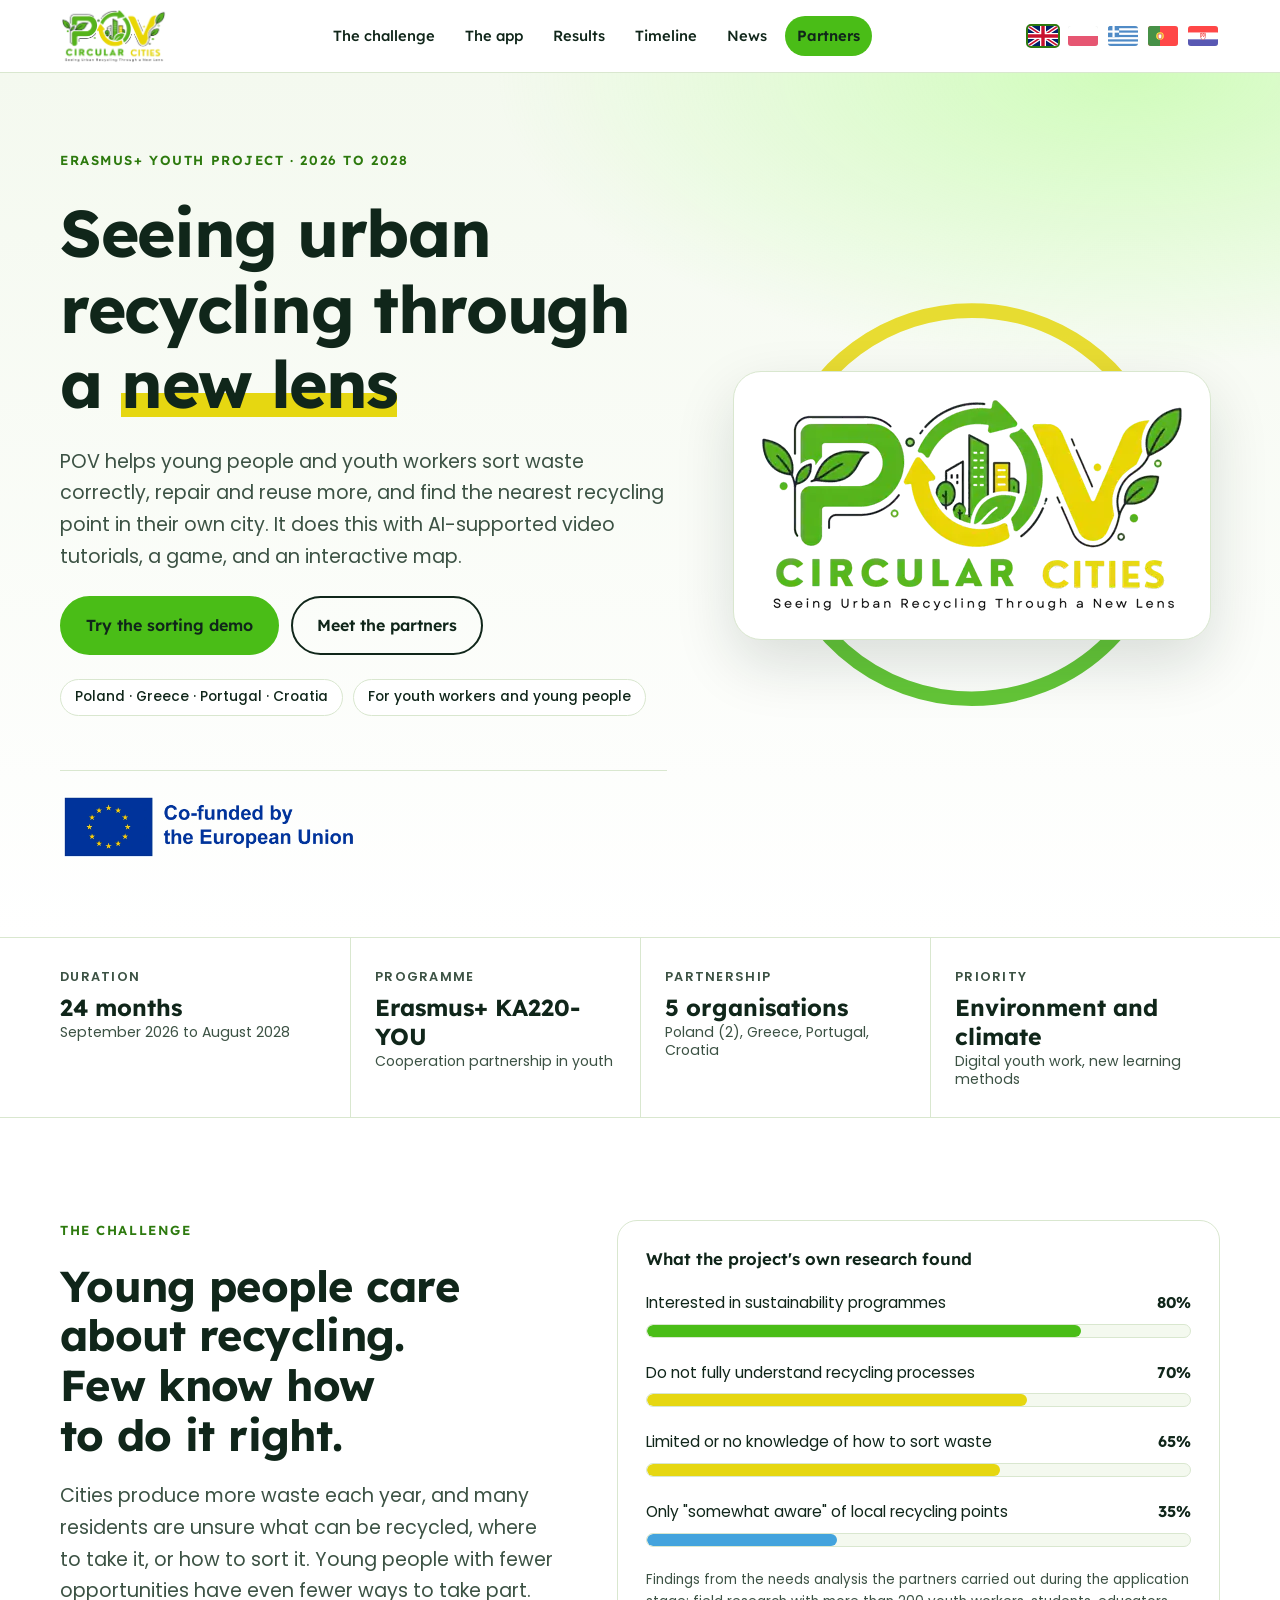
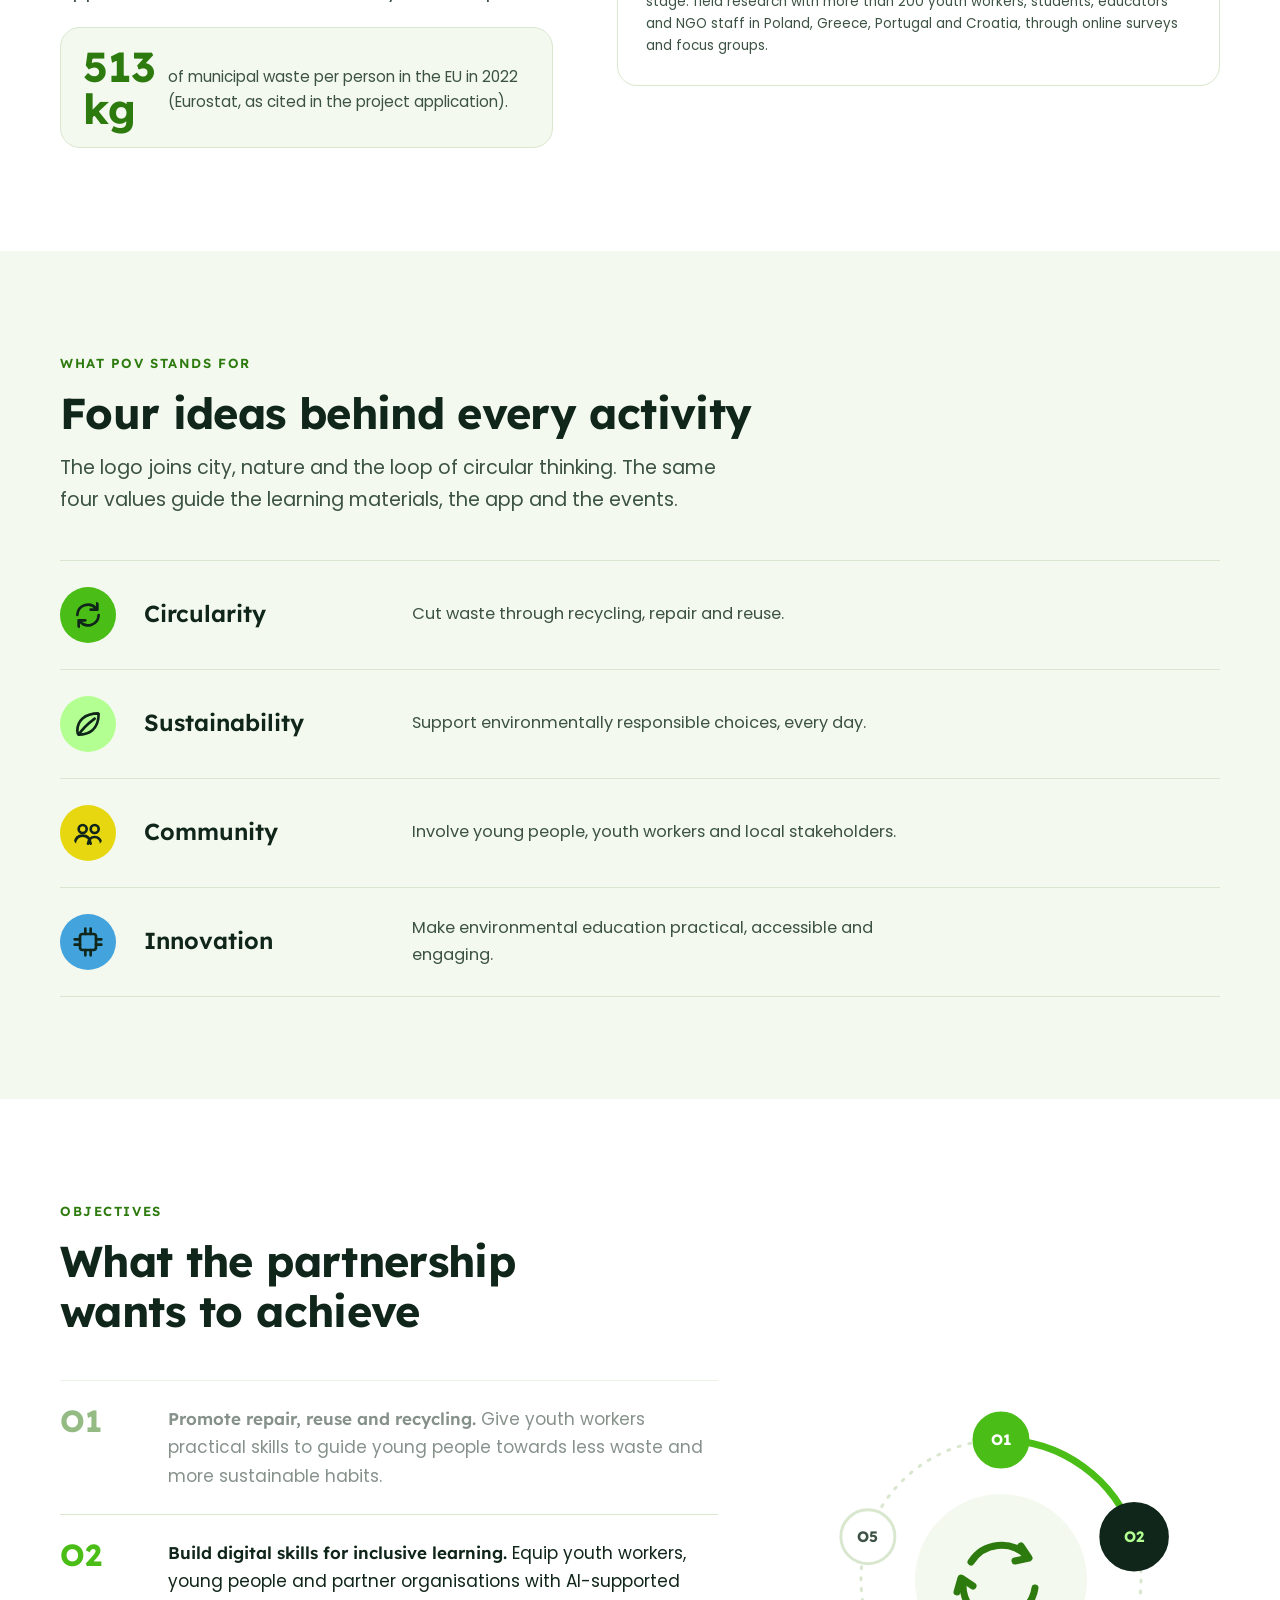
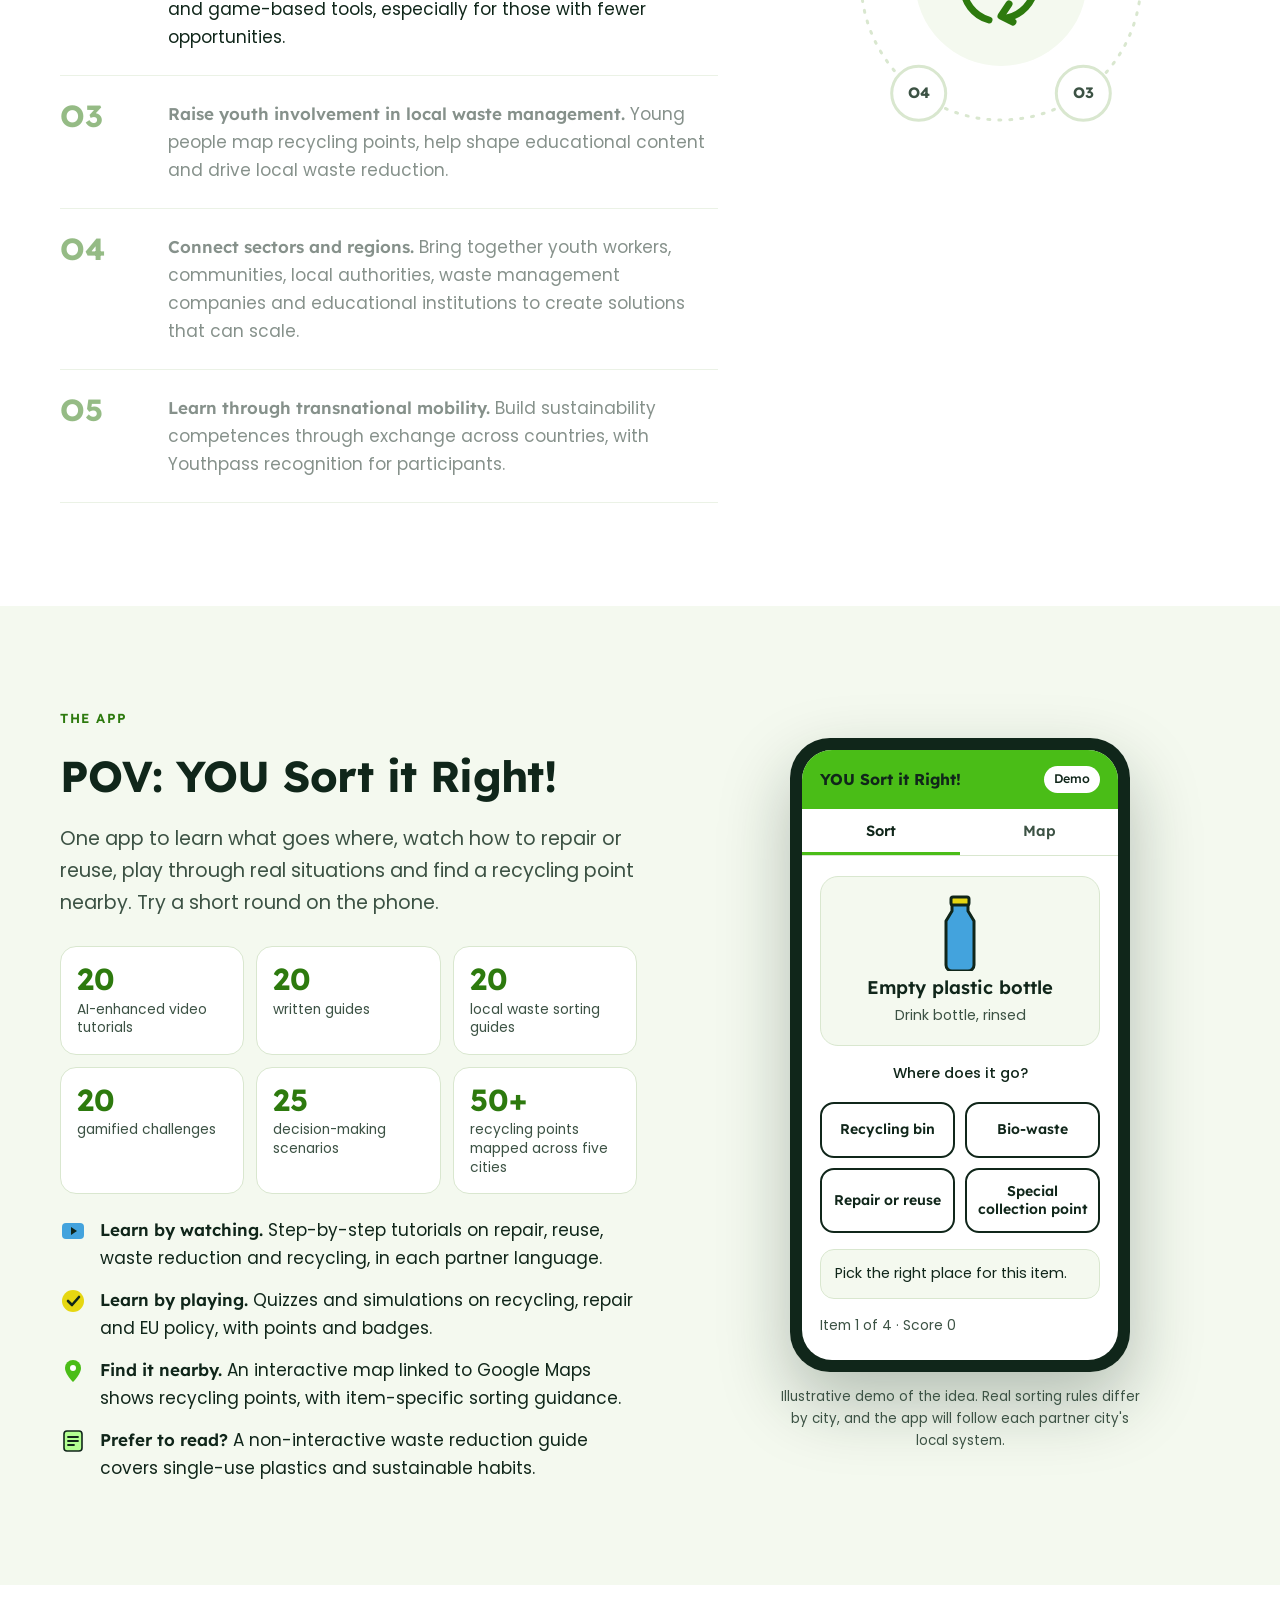
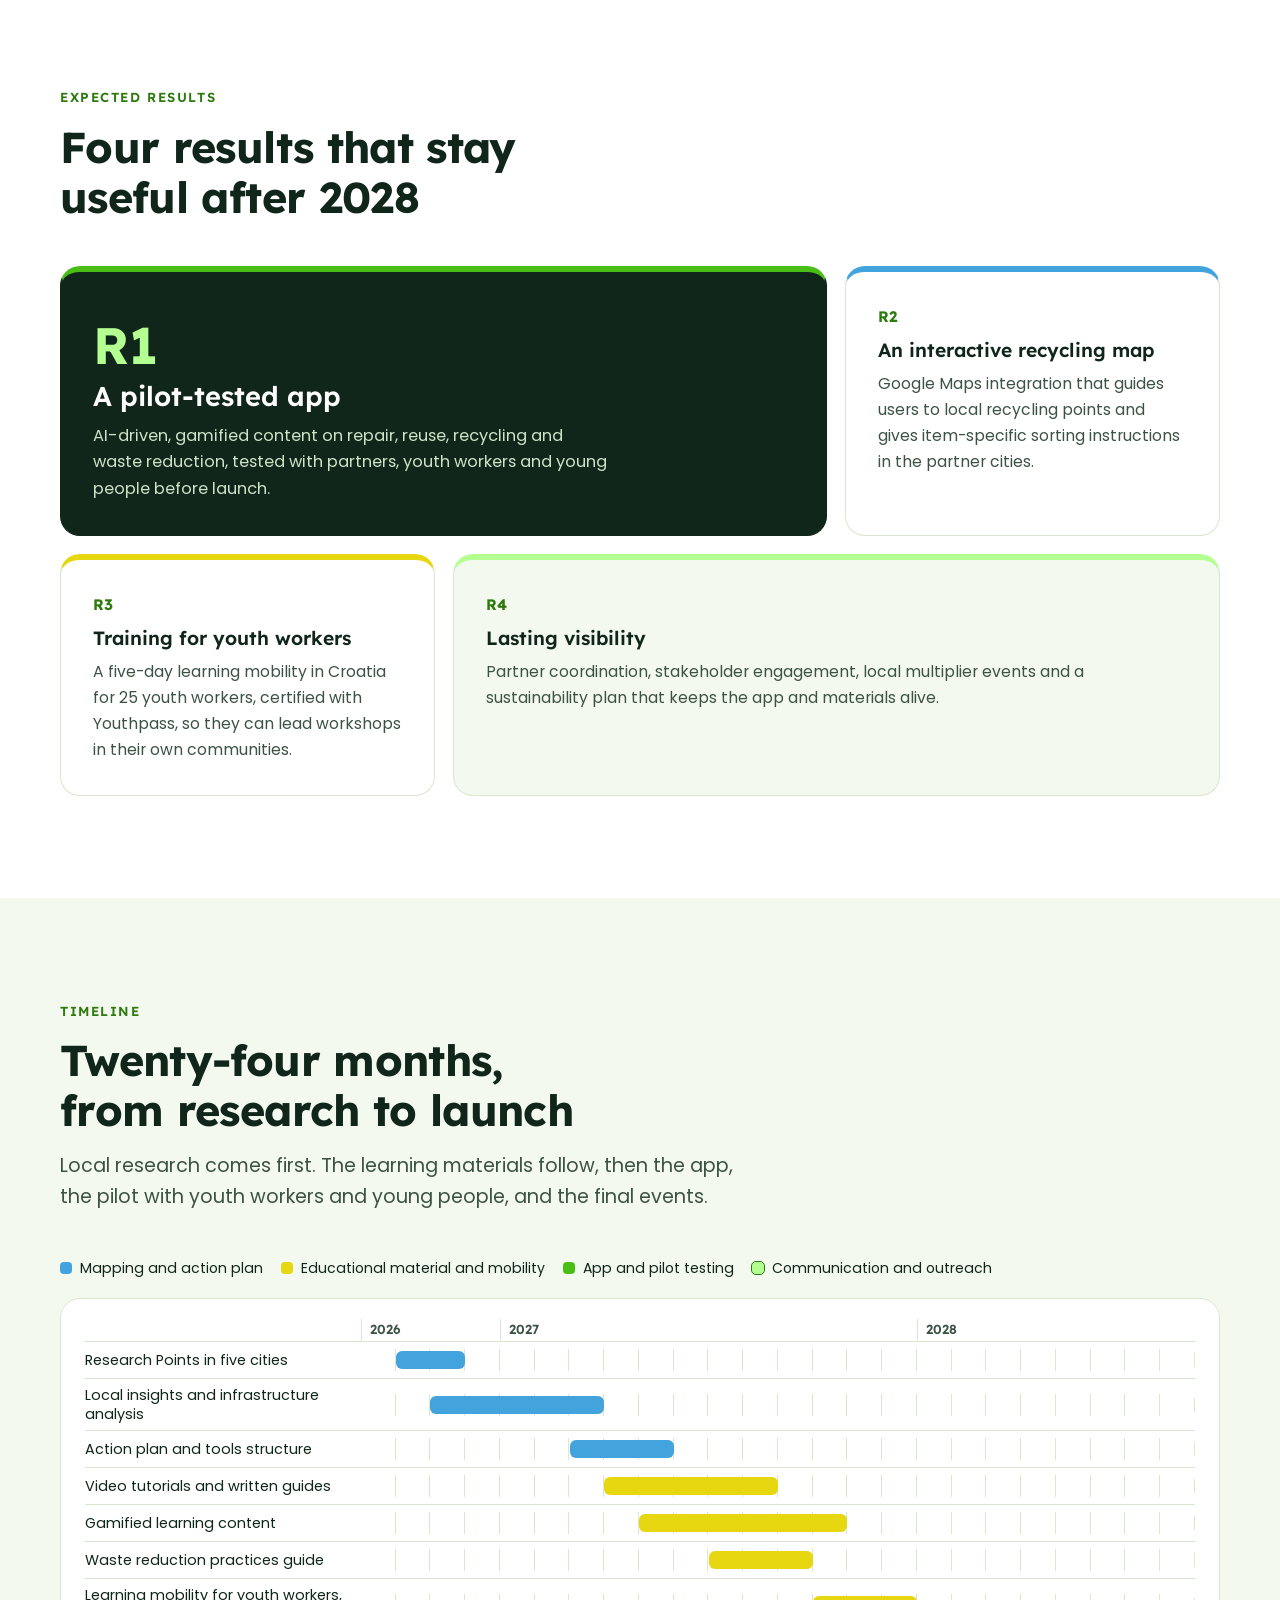
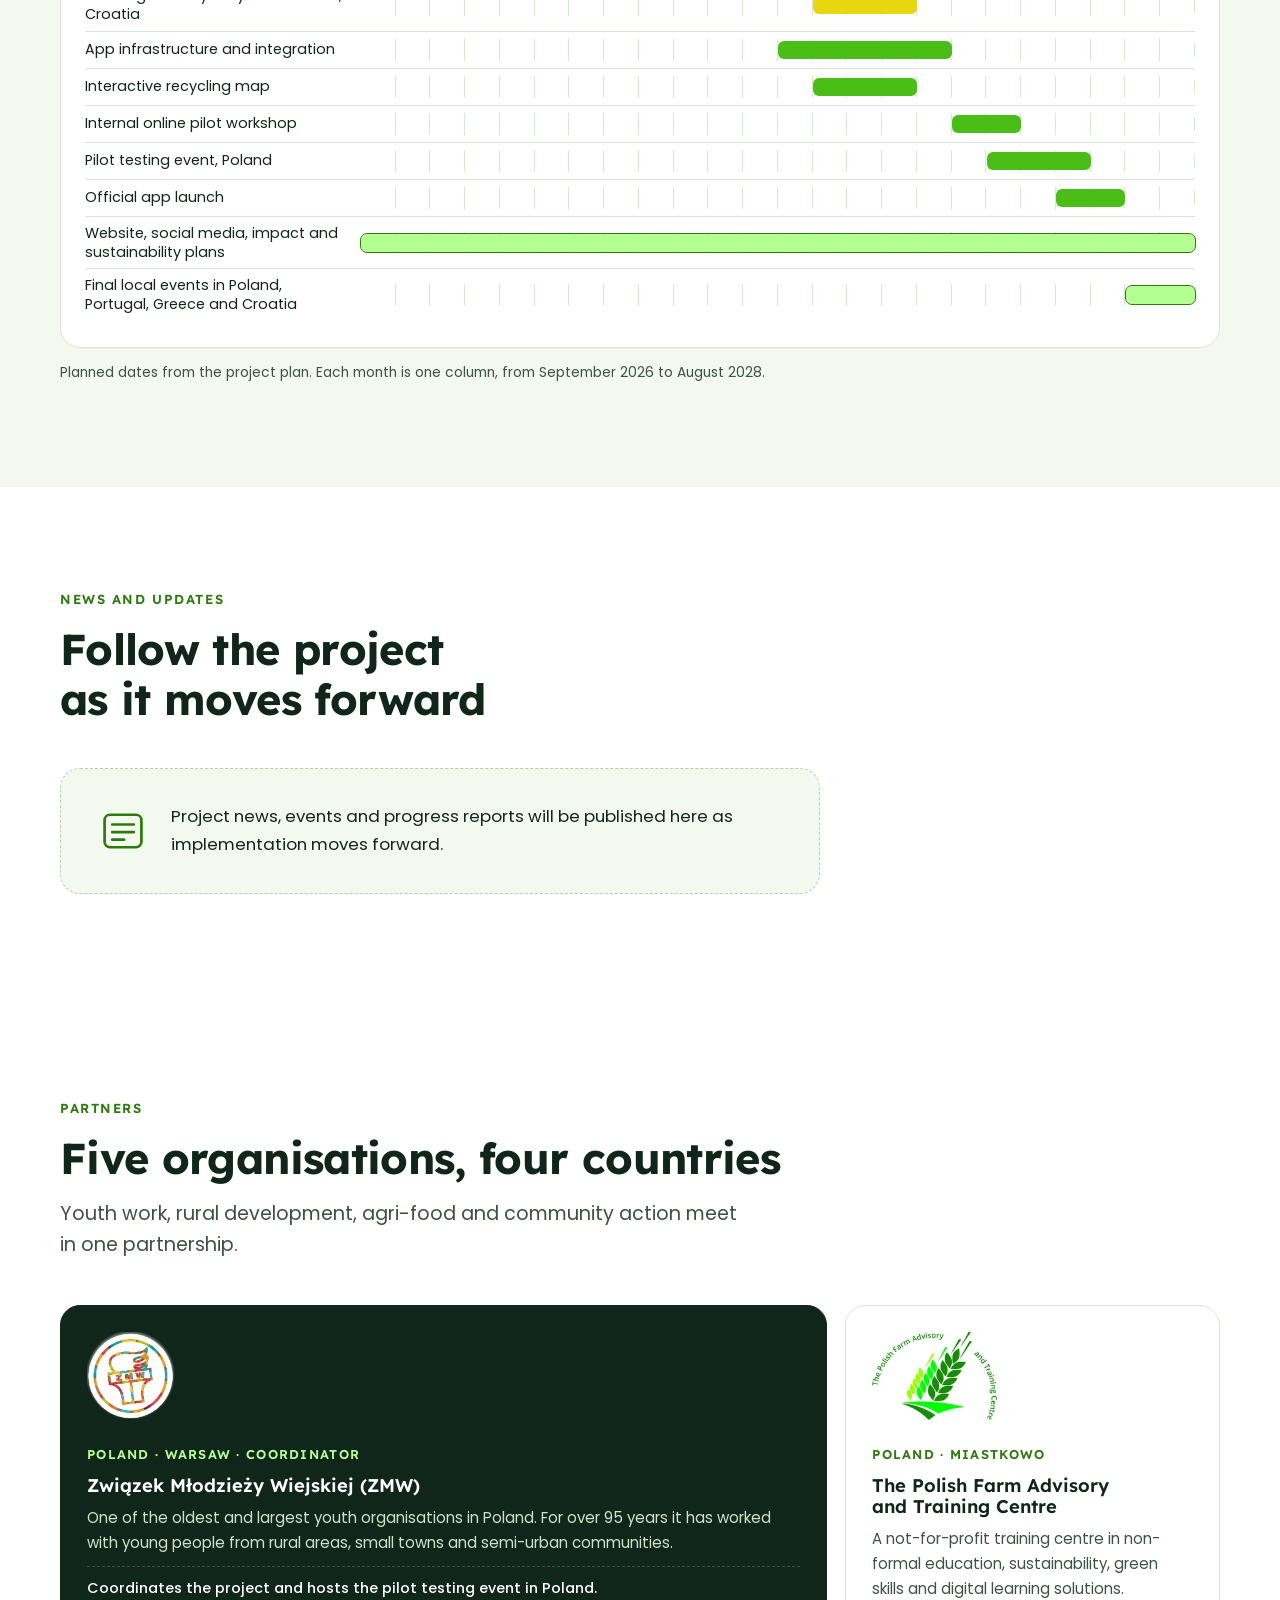
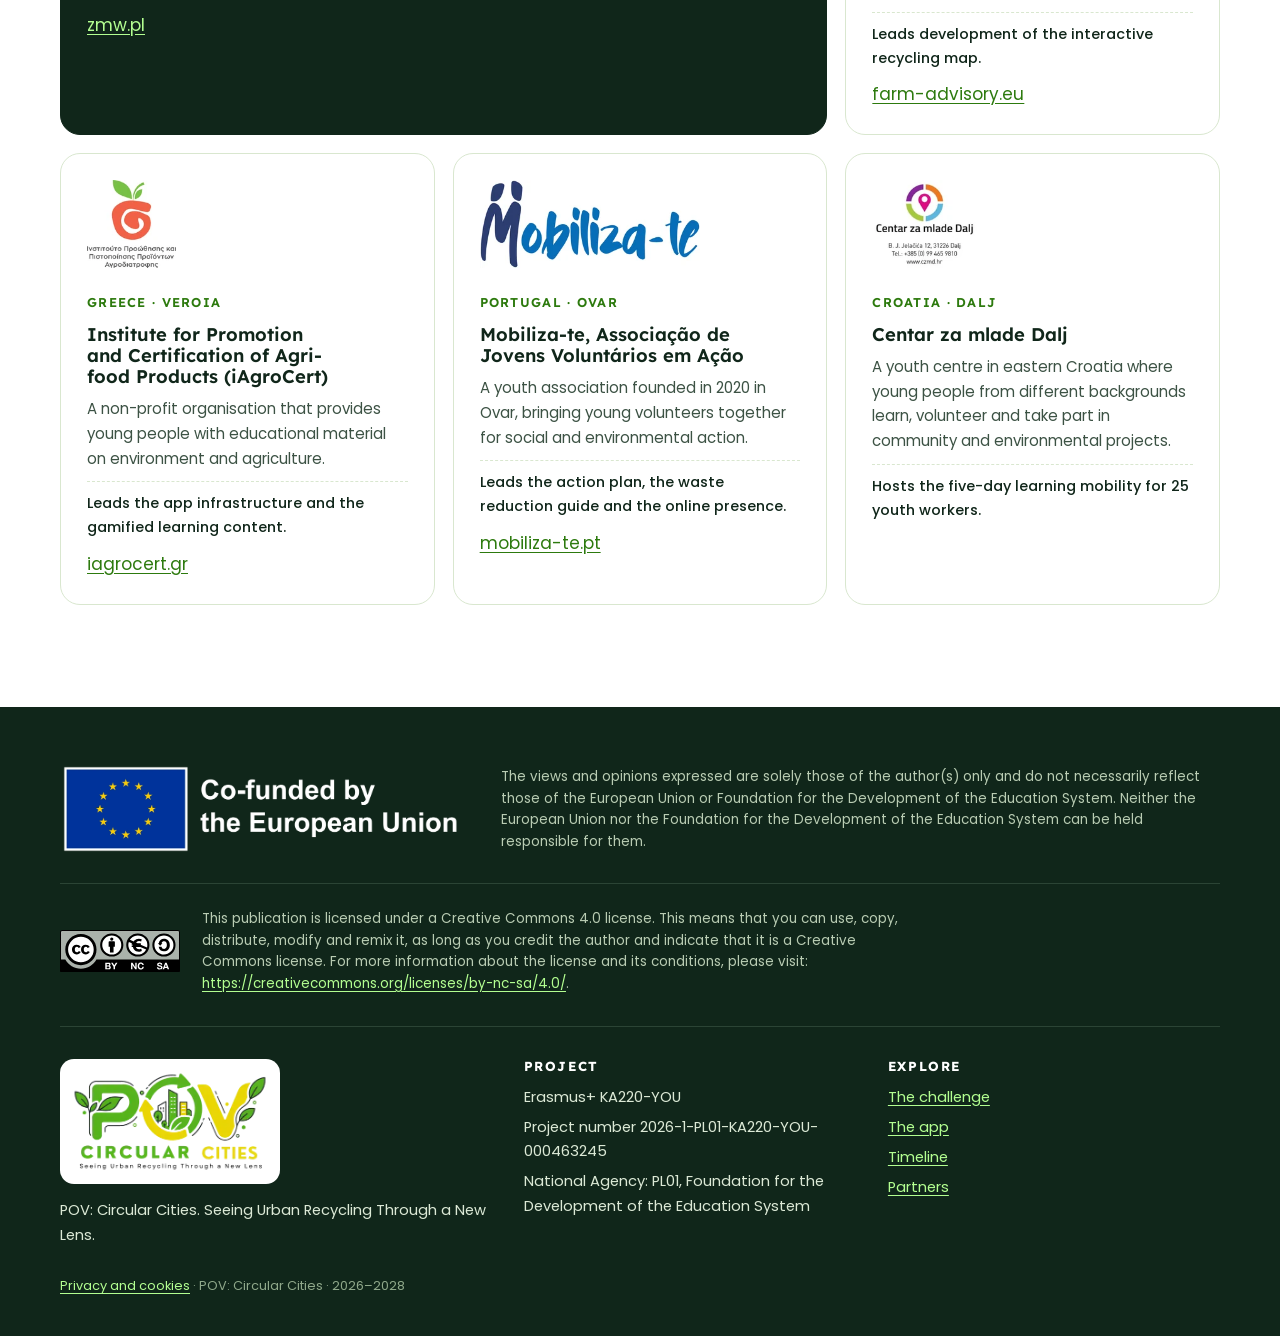
<file: index.html>
<!DOCTYPE html>
<html lang="en">
<head>
<meta charset="utf-8">
<meta name="viewport" content="width=device-width, initial-scale=1">
<title>POV: Circular Cities</title>
<meta name="description" content="POV: Circular Cities is an Erasmus+ youth project that helps young people and youth workers sort, repair, reuse and recycle better in their cities, with a gamified app and an interactive recycling map.">
<link rel="icon" href="data:image/svg+xml,%3Csvg xmlns='http://www.w3.org/2000/svg' viewBox='0 0 64 64'%3E%3Ccircle cx='32' cy='32' r='28' fill='none' stroke='%234ABD17' stroke-width='10' stroke-dasharray='90 86'/%3E%3Ccircle cx='32' cy='32' r='28' fill='none' stroke='%23E6D711' stroke-width='10' stroke-dasharray='86 90' stroke-dashoffset='-90'/%3E%3C/svg%3E">
<link rel="preload" href="fonts/lexend-latin-700-normal.woff2" as="font" type="font/woff2" crossorigin>
<link rel="preload" href="fonts/poppins-latin-400-normal.woff2" as="font" type="font/woff2" crossorigin>
<link rel="stylesheet" href="fonts.css">
<link rel="stylesheet" href="style.css">
</head>
<body>

<header class="site-header">
  <div class="wrap">
    <a class="brand" href="#top" aria-label="POV: Circular Cities, home" data-i18n-attr="aria-label:a.brand"><img src="assets/pov-logo.webp" alt="POV Circular Cities. Seeing urban recycling through a new lens" data-i18n-attr="alt:a.logo" width="440" height="231"></a>
    <nav class="nav" id="site-nav" aria-label="Main" data-i18n-attr="aria-label:a.nav">
      <a href="#challenge" data-i18n="nav.challenge">The challenge</a>
      <a href="#app" data-i18n="nav.app">The app</a>
      <a href="#results" data-i18n="nav.results">Results</a>
      <a href="#timeline" data-i18n="nav.timeline">Timeline</a>
      <a href="#news" data-i18n="nav.news">News</a>
      <a class="cta" href="#partners" data-i18n="nav.partners">Partners</a>
    </nav>
    <div class="lang" role="group" aria-label="Language" data-i18n-attr="aria-label:a.lang">
      <button type="button" data-lang="en" title="English" aria-label="English" aria-pressed="true"><svg viewBox="0 0 30 20" aria-hidden="true"><rect width="30" height="20" fill="#012169"/><path d="M0 0l30 20M30 0L0 20" stroke="#fff" stroke-width="4"/><path d="M0 0l30 20M30 0L0 20" stroke="#C8102E" stroke-width="1.6"/><path d="M15 0v20M0 10h30" stroke="#fff" stroke-width="6"/><path d="M15 0v20M0 10h30" stroke="#C8102E" stroke-width="3.4"/></svg></button>
      <button type="button" data-lang="pl" title="Polski" aria-label="Polski" aria-pressed="false"><svg viewBox="0 0 30 20" aria-hidden="true"><rect width="30" height="10" fill="#fff"/><rect y="10" width="30" height="10" fill="#DC143C"/></svg></button>
      <button type="button" data-lang="el" title="Ελληνικά" aria-label="Ελληνικά" aria-pressed="false"><svg viewBox="0 0 30 20" aria-hidden="true"><rect width="30" height="20" fill="#0D5EAF"/><g fill="#fff"><rect y="2.22" width="30" height="2.22"/><rect y="6.67" width="30" height="2.22"/><rect y="11.11" width="30" height="2.22"/><rect y="15.56" width="30" height="2.22"/></g><rect width="11.11" height="11.11" fill="#0D5EAF"/><rect x="4.44" width="2.22" height="11.11" fill="#fff"/><rect y="4.44" width="11.11" height="2.22" fill="#fff"/></svg></button>
      <button type="button" data-lang="pt" title="Português" aria-label="Português" aria-pressed="false"><svg viewBox="0 0 30 20" aria-hidden="true"><rect width="30" height="20" fill="#FF0000"/><rect width="12" height="20" fill="#006600"/><circle cx="12" cy="10" r="3.8" fill="#FFE000"/><path d="M10.1 8h3.8v3.1a1.9 1.9 0 0 1-3.8 0z" fill="#fff" stroke="#C00" stroke-width=".8"/></svg></button>
      <button type="button" data-lang="hr" title="Hrvatski" aria-label="Hrvatski" aria-pressed="false"><svg viewBox="0 0 30 20" aria-hidden="true"><rect width="30" height="6.67" fill="#FF0000"/><rect y="6.67" width="30" height="6.67" fill="#fff"/><rect y="13.33" width="30" height="6.67" fill="#171796"/><path d="M12.6 7.2h4.8v3.6c0 1.7-1.3 2.6-2.4 3-1.1-.4-2.4-1.3-2.4-3z" fill="#fff" stroke="#C00" stroke-width=".6"/><g fill="#FF0000"><rect x="12.6" y="7.2" width="1.2" height="1.2"/><rect x="15.0" y="7.2" width="1.2" height="1.2"/><rect x="13.8" y="8.4" width="1.2" height="1.2"/><rect x="16.2" y="8.4" width="1.2" height="1.2"/><rect x="12.6" y="9.6" width="1.2" height="1.2"/><rect x="15.0" y="9.6" width="1.2" height="1.2"/></g></svg></button>
    </div>
    <button class="menu-btn" type="button" aria-expanded="false" aria-controls="site-nav" aria-label="Menu" data-i18n-attr="aria-label:a.menu"><span></span></button>
  </div>
</header>

<main id="top">

<!-- HERO -->
<section class="hero">
  <div class="wrap">
    <div class="hero-copy">
      <p class="eyebrow" data-i18n="hero.eyebrow">Erasmus+ youth project · 2026 to 2028</p>
      <h1 data-i18n="hero.h1">Seeing urban recycling through a <span class="accent-y">new lens</span></h1>
      <p class="lead" data-i18n="hero.lead">POV helps young people and youth workers sort waste correctly, repair and reuse more, and find the nearest recycling point in their own city. It does this with AI-supported video tutorials, a game, and an interactive map.</p>
      <div class="actions">
        <a class="btn btn--primary" href="#app" data-i18n="hero.btn1">Try the sorting demo</a>
        <a class="btn" href="#partners" data-i18n="hero.btn2">Meet the partners</a>
      </div>
      <ul class="hero-badges" aria-label="Project at a glance" data-i18n-attr="aria-label:a.badges">
        <li data-i18n="hero.badge1">Poland · Greece · Portugal · Croatia</li>
        <li data-i18n="hero.badge2">For youth workers and young people</li>
      </ul>
      <div class="hero-eu"><div class="eu-badge"><img class="eu-img " src="assets/eu/eu-en-pos.webp" alt="Co-funded by the European Union" data-i18n-attr="src:eu.pos;alt:a.eu" width="360" height="80"></div></div>
    </div>
    <div class="hero-art">
      <svg class="ring" viewBox="0 0 400 400" aria-hidden="true">
        <circle cx="200" cy="200" r="186" fill="none" stroke="#4ABD17" stroke-width="14" stroke-dasharray="560 610" stroke-linecap="round"/>
        <circle cx="200" cy="200" r="186" fill="none" stroke="#E6D711" stroke-width="14" stroke-dasharray="470 700" stroke-dashoffset="-640" stroke-linecap="round"/>
      </svg>
      <div class="card"><img src="assets/pov-logo.webp" alt="POV Circular Cities logo: the letters P and V frame a recycling loop around a green city skyline" data-i18n-attr="alt:a.logo.hero" width="440" height="231"></div>
    </div>
  </div>
</section>

<!-- FACTS -->
<section class="facts" aria-label="Project facts" data-i18n-attr="aria-label:a.facts">
  <div class="wrap">
    <dl>
      <div class="fact"><dt data-i18n="fact.dur.t">Duration</dt><dd data-i18n="fact.dur.v">24 months<small>September 2026 to August 2028</small></dd></div>
      <div class="fact"><dt data-i18n="fact.prog.t">Programme</dt><dd data-i18n="fact.prog.v">Erasmus+ KA220-YOU<small>Cooperation partnership in youth</small></dd></div>
      <div class="fact"><dt data-i18n="fact.part.t">Partnership</dt><dd data-i18n="fact.part.v">5 organisations<small>Poland (2), Greece, Portugal, Croatia</small></dd></div>
      <div class="fact"><dt data-i18n="fact.prio.t">Priority</dt><dd data-i18n="fact.prio.v">Environment and climate<small>Digital youth work, new learning methods</small></dd></div>
    </dl>
  </div>
</section>

<!-- CHALLENGE -->
<section class="section" id="challenge">
  <div class="wrap challenge">
    <div class="challenge-copy">
      <p class="eyebrow" data-i18n="nav.challenge">The challenge</p>
      <h2 data-i18n="ch.h2">Young people care about recycling. Few know how to do it right.</h2>
      <p class="lead" data-i18n="ch.lead">Cities produce more waste each year, and many residents are unsure what can be recycled, where to take it, or how to sort it. Young people with fewer opportunities have even fewer ways to take part.</p>
      <div class="big-stat"><strong>513 kg</strong><span data-i18n="ch.stat">of municipal waste per person in the EU in 2022 (Eurostat, as cited in the project application).</span></div>
    </div>
    <figure class="bars" style="margin:0">
      <h3 data-i18n="ch.bars">What the project's own research found</h3>
      <div class="bar-row"><div class="bar-label"><span data-i18n="ch.b1">Interested in sustainability programmes</span><b>80%</b></div><div class="bar-track"><div class="bar-fill" style="width:80%;background:var(--green)"></div></div></div>
      <div class="bar-row"><div class="bar-label"><span data-i18n="ch.b2">Do not fully understand recycling processes</span><b>70%</b></div><div class="bar-track"><div class="bar-fill" style="width:70%;background:var(--yellow)"></div></div></div>
      <div class="bar-row"><div class="bar-label"><span data-i18n="ch.b3">Limited or no knowledge of how to sort waste</span><b>65%</b></div><div class="bar-track"><div class="bar-fill" style="width:65%;background:var(--yellow)"></div></div></div>
      <div class="bar-row"><div class="bar-label"><span data-i18n="ch.b4">Only "somewhat aware" of local recycling points</span><b>35%</b></div><div class="bar-track"><div class="bar-fill" style="width:35%;background:var(--blue)"></div></div></div>
      <figcaption data-i18n="ch.cap">Findings from the needs analysis the partners carried out during the application stage: field research with more than 200 youth workers, students, educators and NGO staff in Poland, Greece, Portugal and Croatia, through online surveys and focus groups.</figcaption>
    </figure>
  </div>
</section>

<!-- VALUES -->
<section class="section section--sand" id="about">
  <div class="wrap">
    <div class="section-head">
      <p class="eyebrow" data-i18n="val.eyebrow">What POV stands for</p>
      <h2 data-i18n="val.h2">Four ideas behind every activity</h2>
      <p class="lead" data-i18n="val.lead">The logo joins city, nature and the loop of circular thinking. The same four values guide the learning materials, the app and the events.</p>
    </div>
    <div class="values">
      <article class="value v-green">
        <svg viewBox="0 0 48 48" aria-hidden="true"><path d="M8 24a16 16 0 0 1 28-10M40 24a16 16 0 0 1-28 10" fill="none" stroke="#10261A" stroke-width="4" stroke-linecap="round"/><path d="M38 6v10H28M10 42V32h10" fill="none" stroke="#10261A" stroke-width="4" stroke-linecap="round" stroke-linejoin="round"/></svg>
        <h3 data-i18n="val.1.h">Circularity</h3><p data-i18n="val.1.p">Cut waste through recycling, repair and reuse.</p>
      </article>
      <article class="value v-mint">
        <svg viewBox="0 0 48 48" aria-hidden="true"><path d="M40 8C18 8 8 20 8 34c0 3 1 5 2 6 14 0 30-6 30-32z" fill="none" stroke="#10261A" stroke-width="4" stroke-linejoin="round"/><path d="M10 40C18 28 26 22 34 16" fill="none" stroke="#10261A" stroke-width="4" stroke-linecap="round"/></svg>
        <h3 data-i18n="val.2.h">Sustainability</h3><p data-i18n="val.2.p">Support environmentally responsible choices, every day.</p>
      </article>
      <article class="value v-yellow">
        <svg viewBox="0 0 48 48" aria-hidden="true"><circle cx="16" cy="18" r="6" fill="none" stroke="#10261A" stroke-width="4"/><circle cx="34" cy="18" r="6" fill="none" stroke="#10261A" stroke-width="4"/><path d="M4 40c1-8 6-12 12-12s11 4 12 12M24 40c1-6 4-10 10-10s9 4 10 10" fill="none" stroke="#10261A" stroke-width="4" stroke-linecap="round"/></svg>
        <h3 data-i18n="val.3.h">Community</h3><p data-i18n="val.3.p">Involve young people, youth workers and local stakeholders.</p>
      </article>
      <article class="value v-blue">
        <svg viewBox="0 0 48 48" aria-hidden="true"><rect x="12" y="12" width="24" height="24" rx="4" fill="none" stroke="#10261A" stroke-width="4"/><path d="M20 4v8M28 4v8M20 36v8M28 36v8M4 20h8M4 28h8M36 20h8M36 28h8" stroke="#10261A" stroke-width="4" stroke-linecap="round"/></svg>
        <h3 data-i18n="val.4.h">Innovation</h3><p data-i18n="val.4.p">Make environmental education practical, accessible and engaging.</p>
      </article>
    </div>
  </div>
</section>

<!-- OBJECTIVES -->
<section class="section" id="objectives">
  <div class="wrap">
    <div class="section-head">
      <p class="eyebrow" data-i18n="obj.eyebrow">Objectives</p>
      <h2 data-i18n="obj.h2">What the partnership wants to achieve</h2>
    </div>
    <div class="objectives-layout">
    <ol class="objectives">
      <li class="objective"><span class="tag">O1</span><p data-i18n="obj.1"><b>Promote repair, reuse and recycling.</b> Give youth workers practical skills to guide young people towards less waste and more sustainable habits.</p></li>
      <li class="objective"><span class="tag">O2</span><p data-i18n="obj.2"><b>Build digital skills for inclusive learning.</b> Equip youth workers, young people and partner organisations with AI-supported and game-based tools, especially for those with fewer opportunities.</p></li>
      <li class="objective"><span class="tag">O3</span><p data-i18n="obj.3"><b>Raise youth involvement in local waste management.</b> Young people map recycling points, help shape educational content and drive local waste reduction.</p></li>
      <li class="objective"><span class="tag">O4</span><p data-i18n="obj.4"><b>Connect sectors and regions.</b> Bring together youth workers, communities, local authorities, waste management companies and educational institutions to create solutions that can scale.</p></li>
      <li class="objective"><span class="tag">O5</span><p data-i18n="obj.5"><b>Learn through transnational mobility.</b> Build sustainability competences through exchange across countries, with Youthpass recognition for participants.</p></li>
    </ol>
      <aside class="loop" aria-hidden="true">
        <svg viewBox="0 0 400 400" focusable="false">
          <circle class="loop-base" cx="200" cy="200" r="140"/>
          <circle class="loop-arc" cx="200" cy="200" r="140" transform="rotate(-90 200 200)"/>
          <circle cx="200" cy="200" r="86" class="loop-core"/>
          <g class="loop-arrows" transform="translate(200 200)" fill="none" stroke="#2D7A0E" stroke-width="7" stroke-linecap="round" stroke-linejoin="round">
            <path d="M-30 -18a36 36 0 0 1 56 -6"/><path d="M20 -34l8 12 -14 3"/>
            <path d="M34 8a36 36 0 0 1 -28 30"/><path d="M12 42l-12 -6 8 -12"/>
            <path d="M-12 40a36 36 0 0 1 -26 -34"/><path d="M-44 12l4 -14 12 8"/>
          </g>
          <g class="node" data-k="0"><circle cx="200.0" cy="60.0" r="27"/><text x="200.0" y="65.0" text-anchor="middle">O1</text></g><g class="node" data-k="1"><circle cx="333.1" cy="156.7" r="27"/><text x="333.1" y="161.7" text-anchor="middle">O2</text></g><g class="node" data-k="2"><circle cx="282.3" cy="313.3" r="27"/><text x="282.3" y="318.3" text-anchor="middle">O3</text></g><g class="node" data-k="3"><circle cx="117.7" cy="313.3" r="27"/><text x="117.7" y="318.3" text-anchor="middle">O4</text></g><g class="node" data-k="4"><circle cx="66.9" cy="156.7" r="27"/><text x="66.9" y="161.7" text-anchor="middle">O5</text></g>
        </svg>
      </aside>
    </div>
  </div>
</section>

<!-- APP -->
<section class="section section--sand" id="app">
  <div class="wrap app">
    <div class="app-copy">
      <p class="eyebrow" data-i18n="nav.app">The app</p>
      <h2>POV: YOU Sort it Right!</h2>
      <p class="lead" data-i18n="app.lead">One app to learn what goes where, watch how to repair or reuse, play through real situations and find a recycling point nearby. Try a short round on the phone.</p>
      <ul class="counts" aria-label="Planned app content" data-i18n-attr="aria-label:a.counts">
        <li><strong>20</strong><span data-i18n="app.c1">AI-enhanced video tutorials</span></li>
        <li><strong>20</strong><span data-i18n="app.c2">written guides</span></li>
        <li><strong>20</strong><span data-i18n="app.c3">local waste sorting guides</span></li>
        <li><strong>20</strong><span data-i18n="app.c4">gamified challenges</span></li>
        <li><strong>25</strong><span data-i18n="app.c5">decision-making scenarios</span></li>
        <li><strong>50+</strong><span data-i18n="app.c6">recycling points mapped across five cities</span></li>
      </ul>
      <ul class="feature-list">
        <li><svg viewBox="0 0 26 26" aria-hidden="true"><rect x="2" y="5" width="22" height="16" rx="4" fill="#43A3DD"/><path d="M11 9l6 4-6 4z" fill="#10261A"/></svg><span data-i18n="app.f1"><b>Learn by watching.</b> Step-by-step tutorials on repair, reuse, waste reduction and recycling, in each partner language.</span></li>
        <li><svg viewBox="0 0 26 26" aria-hidden="true"><circle cx="13" cy="13" r="11" fill="#E6D711"/><path d="M8 13l4 4 7-8" fill="none" stroke="#10261A" stroke-width="2.6" stroke-linecap="round" stroke-linejoin="round"/></svg><span data-i18n="app.f2"><b>Learn by playing.</b> Quizzes and simulations on recycling, repair and EU policy, with points and badges.</span></li>
        <li><svg viewBox="0 0 26 26" aria-hidden="true"><path d="M13 2a8 8 0 0 0-8 8c0 6 8 14 8 14s8-8 8-14a8 8 0 0 0-8-8z" fill="#4ABD17"/><circle cx="13" cy="10" r="3" fill="#FFFFFF"/></svg><span data-i18n="app.f3"><b>Find it nearby.</b> An interactive map linked to Google Maps shows recycling points, with item-specific sorting guidance.</span></li>
        <li><svg viewBox="0 0 26 26" aria-hidden="true"><rect x="4" y="3" width="18" height="20" rx="3" fill="#B3FF91" stroke="#10261A" stroke-width="1.6"/><path d="M8 9h10M8 13h10M8 17h6" stroke="#10261A" stroke-width="1.8" stroke-linecap="round"/></svg><span data-i18n="app.f4"><b>Prefer to read?</b> A non-interactive waste reduction guide covers single-use plastics and sustainable habits.</span></li>
      </ul>
    </div>

    <div class="phone-wrap">
      <div class="phone">
        <div class="screen">
          <div class="app-bar">YOU Sort it Right! <span data-i18n="app.demo">Demo</span></div>
          <div class="tabs" role="tablist" aria-label="Demo screens" data-i18n-attr="aria-label:a.tabs">
            <button class="tab" role="tab" id="tab-sort" aria-selected="true" aria-controls="panel-sort" type="button" data-i18n="app.tab.sort">Sort</button>
            <button class="tab" role="tab" id="tab-map" aria-selected="false" aria-controls="panel-map" type="button" data-i18n="app.tab.map">Map</button>
          </div>
          <div>
            <div class="panel" id="panel-sort" role="tabpanel" aria-labelledby="tab-sort">
              <div class="item-card">
                <svg class="emoji-free" id="item-art" viewBox="0 0 76 76" aria-hidden="true"></svg>
                <h4 id="item-name">Empty plastic bottle</h4>
                <p id="item-hint">Drink bottle, rinsed</p>
              </div>
              <p class="q" data-i18n="app.q">Where does it go?</p>
              <div class="bins" id="bins"></div>
              <div class="feedback" id="feedback" aria-live="polite" role="status"></div>
              <div class="round-row"><span id="progress"></span><button class="next" id="next" type="button" hidden>Next item</button></div>
            </div>
            <div class="panel" id="panel-map" role="tabpanel" aria-labelledby="tab-map" hidden>
              <div class="map-art">
                <svg viewBox="0 0 300 300" role="img" aria-label="Illustration of a city map with three recycling points marked" data-i18n-attr="aria-label:a.map">
                  <rect width="300" height="300" fill="#EAF3E2"/>
                  <path d="M-10 210C60 190 120 240 200 215S300 170 320 180V320H-10z" fill="#BFE3F6"/>
                  <g stroke="#FFFFFF" stroke-width="12" fill="none" stroke-linecap="round"><path d="M0 90H300M0 160H300M70 0V300M180 0V300M250 0V140"/></g>
                  <g fill="#B3FF91" stroke="#4ABD17" stroke-width="2"><rect x="82" y="20" width="86" height="60" rx="8"/><rect x="192" y="98" width="46" height="52" rx="8"/></g>
                  <g><path d="M72 112a14 14 0 0 1 28 0c0 14-14 28-14 28s-14-14-14-28z" fill="#4ABD17"/><circle cx="86" cy="112" r="5" fill="#fff"/>
                  <path d="M166 52a14 14 0 0 1 28 0c0 14-14 28-14 28s-14-14-14-28z" fill="#E6D711"/><circle cx="180" cy="52" r="5" fill="#fff"/>
                  <path d="M196 182a14 14 0 0 1 28 0c0 14-14 28-14 28s-14-14-14-28z" fill="#43A3DD"/><circle cx="210" cy="182" r="5" fill="#fff"/></g>
                </svg>
              </div>
              <p class="map-note" data-i18n="app.mapnote"><b>Recycling points near you.</b> In the real app, tapping a point opens item-specific guidance for your city.</p>
            </div>
          </div>
        </div>
      </div>
      <p class="phone-caption" data-i18n="app.caption">Illustrative demo of the idea. Real sorting rules differ by city, and the app will follow each partner city's local system.</p>
    </div>
  </div>
</section>

<!-- RESULTS -->
<section class="section" id="results">
  <div class="wrap">
    <div class="section-head">
      <p class="eyebrow" data-i18n="res.eyebrow">Expected results</p>
      <h2 data-i18n="res.h2">Four results that stay useful after 2028</h2>
    </div>
    <div class="results">
      <article class="result"><span class="tag">R1</span><h3 data-i18n="res.1.h">A pilot-tested app</h3><p data-i18n="res.1.p">AI-driven, gamified content on repair, reuse, recycling and waste reduction, tested with partners, youth workers and young people before launch.</p></article>
      <article class="result"><span class="tag">R2</span><h3 data-i18n="res.2.h">An interactive recycling map</h3><p data-i18n="res.2.p">Google Maps integration that guides users to local recycling points and gives item-specific sorting instructions in the partner cities.</p></article>
      <article class="result"><span class="tag">R3</span><h3 data-i18n="res.3.h">Training for youth workers</h3><p data-i18n="res.3.p">A five-day learning mobility in Croatia for 25 youth workers, certified with Youthpass, so they can lead workshops in their own communities.</p></article>
      <article class="result"><span class="tag">R4</span><h3 data-i18n="res.4.h">Lasting visibility</h3><p data-i18n="res.4.p">Partner coordination, stakeholder engagement, local multiplier events and a sustainability plan that keeps the app and materials alive.</p></article>
    </div>
  </div>
</section>

<!-- TIMELINE -->
<section class="section section--sand" id="timeline">
  <div class="wrap">
    <div class="section-head">
      <p class="eyebrow" data-i18n="nav.timeline">Timeline</p>
      <h2 data-i18n="tl.h2">Twenty-four months, from research to launch</h2>
      <p class="lead" data-i18n="tl.lead">Local research comes first. The learning materials follow, then the app, the pilot with youth workers and young people, and the final events.</p>
    </div>
    <ul class="legend" aria-label="Work packages" data-i18n-attr="aria-label:a.legend">
      <li data-i18n="tl.wp2"><i class="wp2"></i>Mapping and action plan</li>
      <li data-i18n="tl.wp3"><i class="wp3"></i>Educational material and mobility</li>
      <li data-i18n="tl.wp4"><i class="wp4"></i>App and pilot testing</li>
      <li data-i18n="tl.wp5"><i class="wp5"></i>Communication and outreach</li>
    </ul>
    <div class="gantt">
      <div class="gantt-inner">
        <div class="g-head"><div></div><div class="g-years" aria-hidden="true"><span>2026</span><span>2027</span><span>2028</span></div></div>
        <div class="g-row"><div data-i18n="g.0">Research Points in five cities</div><div class="g-track" role="img" data-a="1" data-b="2"><div class="g-bar wp2" style="left:4.167%;width:8.333%"></div></div></div><div class="g-row"><div data-i18n="g.1">Local insights and infrastructure analysis</div><div class="g-track" role="img" data-a="2" data-b="6"><div class="g-bar wp2" style="left:8.333%;width:20.833%"></div></div></div><div class="g-row"><div data-i18n="g.2">Action plan and tools structure</div><div class="g-track" role="img" data-a="6" data-b="8"><div class="g-bar wp2" style="left:25.000%;width:12.500%"></div></div></div><div class="g-row"><div data-i18n="g.3">Video tutorials and written guides</div><div class="g-track" role="img" data-a="7" data-b="11"><div class="g-bar wp3" style="left:29.167%;width:20.833%"></div></div></div><div class="g-row"><div data-i18n="g.4">Gamified learning content</div><div class="g-track" role="img" data-a="8" data-b="13"><div class="g-bar wp3" style="left:33.333%;width:25.000%"></div></div></div><div class="g-row"><div data-i18n="g.5">Waste reduction practices guide</div><div class="g-track" role="img" data-a="10" data-b="12"><div class="g-bar wp3" style="left:41.667%;width:12.500%"></div></div></div><div class="g-row"><div data-i18n="g.6">Learning mobility for youth workers, Croatia</div><div class="g-track" role="img" data-a="13" data-b="15"><div class="g-bar wp3" style="left:54.167%;width:12.500%"></div></div></div><div class="g-row"><div data-i18n="g.7">App infrastructure and integration</div><div class="g-track" role="img" data-a="12" data-b="16"><div class="g-bar wp4" style="left:50.000%;width:20.833%"></div></div></div><div class="g-row"><div data-i18n="g.8">Interactive recycling map</div><div class="g-track" role="img" data-a="13" data-b="15"><div class="g-bar wp4" style="left:54.167%;width:12.500%"></div></div></div><div class="g-row"><div data-i18n="g.9">Internal online pilot workshop</div><div class="g-track" role="img" data-a="17" data-b="18"><div class="g-bar wp4" style="left:70.833%;width:8.333%"></div></div></div><div class="g-row"><div data-i18n="g.10">Pilot testing event, Poland</div><div class="g-track" role="img" data-a="18" data-b="20"><div class="g-bar wp4" style="left:75.000%;width:12.500%"></div></div></div><div class="g-row"><div data-i18n="g.11">Official app launch</div><div class="g-track" role="img" data-a="20" data-b="21"><div class="g-bar wp4" style="left:83.333%;width:8.333%"></div></div></div><div class="g-row"><div data-i18n="g.12">Website, social media, impact and sustainability plans</div><div class="g-track" role="img" data-a="0" data-b="23"><div class="g-bar wp5" style="left:0.000%;width:100.000%"></div></div></div><div class="g-row"><div data-i18n="g.13">Final local events in Poland, Portugal, Greece and Croatia</div><div class="g-track" role="img" data-a="22" data-b="23"><div class="g-bar wp5" style="left:91.667%;width:8.333%"></div></div></div>
      </div>
    </div>
    <p class="timeline-note" data-i18n="tl.note">Planned dates from the project plan. Each month is one column, from September 2026 to August 2028.</p>
  </div>
</section>

<!-- PARTNERS -->
<!-- NEWS -->
<section class="section" id="news">
  <div class="wrap">
    <div class="section-head">
      <p class="eyebrow" data-i18n="news.eyebrow">News and updates</p>
      <h2 data-i18n="news.h">Follow the project as it moves forward</h2>
    </div>
    <div class="news-list" id="news-list" hidden></div>
    <div class="news-empty">
      <svg viewBox="0 0 48 48" aria-hidden="true" focusable="false"><rect x="7" y="9" width="34" height="30" rx="5" fill="none" stroke="currentColor" stroke-width="2.5"/><path d="M14 18h20M14 25h20M14 32h11" stroke="currentColor" stroke-width="2.5" stroke-linecap="round"/></svg>
      <p data-i18n="news.empty">Project news, events and progress reports will be published here as implementation moves forward.</p>
    </div>
  </div>
</section>

<section class="section" id="partners">
  <div class="wrap">
    <div class="section-head">
      <p class="eyebrow" data-i18n="nav.partners">Partners</p>
      <h2 data-i18n="pt.h2">Five organisations, four countries</h2>
      <p class="lead" data-i18n="pt.lead">Youth work, rural development, agri-food and community action meet in one partnership.</p>
    </div>
    <div class="partners">
      <article class="partner partner--lead">
        <div class="p-logo"><img src="assets/partners/zmw.webp" alt="ZMW logo" width="140" height="140" loading="lazy"></div>
        <span class="where" data-i18n="pt.1.w">Poland · Warsaw · Coordinator</span>
        <h3>Związek Młodzieży Wiejskiej (ZMW)</h3>
        <p data-i18n="pt.1.p">One of the oldest and largest youth organisations in Poland. For over 95 years it has worked with young people from rural areas, small towns and semi-urban communities.</p>
        <p class="role" data-i18n="pt.1.r">Coordinates the project and hosts the pilot testing event in Poland.</p>
        <a href="http://www.zmw.pl">zmw.pl</a>
      </article>
      <article class="partner">
        <div class="p-logo"><img src="assets/partners/pfatc.webp" alt="The Polish Farm Advisory and Training Centre logo" width="199" height="140" loading="lazy"></div>
        <span class="where" data-i18n="pt.2.w">Poland · Miastkowo</span>
        <h3>The Polish Farm Advisory and Training Centre</h3>
        <p data-i18n="pt.2.p">A not-for-profit training centre in non-formal education, sustainability, green skills and digital learning solutions.</p>
        <p class="role" data-i18n="pt.2.r">Leads development of the interactive recycling map.</p>
        <a href="https://www.farm-advisory.eu">farm-advisory.eu</a>
      </article>
      <article class="partner">
        <div class="p-logo"><img src="assets/partners/iagrocert.webp" alt="iAgroCert logo" width="142" height="140" loading="lazy"></div>
        <span class="where" data-i18n="pt.3.w">Greece · Veroia</span>
        <h3>Institute for Promotion and Certification of Agri-food Products (iAgroCert)</h3>
        <p data-i18n="pt.3.p">A non-profit organisation that provides young people with educational material on environment and agriculture.</p>
        <p class="role" data-i18n="pt.3.r">Leads the app infrastructure and the gamified learning content.</p>
        <a href="https://iagrocert.gr/">iagrocert.gr</a>
      </article>
      <article class="partner">
        <div class="p-logo"><img src="assets/partners/mobiliza.webp" alt="Mobiliza-te logo" width="350" height="140" loading="lazy"></div>
        <span class="where" data-i18n="pt.4.w">Portugal · Ovar</span>
        <h3>Mobiliza-te, Associação de Jovens Voluntários em Ação</h3>
        <p data-i18n="pt.4.p">A youth association founded in 2020 in Ovar, bringing young volunteers together for social and environmental action.</p>
        <p class="role" data-i18n="pt.4.r">Leads the action plan, the waste reduction guide and the online presence.</p>
        <a href="https://www.mobiliza-te.pt">mobiliza-te.pt</a>
      </article>
      <article class="partner">
        <div class="p-logo"><img src="assets/partners/czmd.webp" alt="Centar za mlade Dalj logo" width="167" height="140" loading="lazy"></div>
        <span class="where" data-i18n="pt.5.w">Croatia · Dalj</span>
        <h3>Centar za mlade Dalj</h3>
        <p data-i18n="pt.5.p">A youth centre in eastern Croatia where young people from different backgrounds learn, volunteer and take part in community and environmental projects.</p>
        <p class="role" data-i18n="pt.5.r">Hosts the five-day learning mobility for 25 youth workers.</p>
      </article>
    </div>
  </div>
</section>

</main>

<footer class="site-footer">
  <div class="wrap">
    <div class="funding">
      <div class="eu"><div class="eu-badge eu-badge--lg"><img class="eu-img " src="assets/eu/eu-en-neg.webp" alt="Co-funded by the European Union" data-i18n-attr="src:eu.neg;alt:a.eu" width="360" height="80"></div></div>
      <p class="disclaimer" data-i18n="ft.disclaimer">The views and opinions expressed are solely those of the author(s) only and do not necessarily reflect those of the European Union or Foundation for the Development of the Education System. Neither the European Union nor the Foundation for the Development of the Education System can be held responsible for them.</p>
      <div class="licence" lang="en">
        <a class="cc-logo" href="https://creativecommons.org/licenses/by-nc-sa/4.0/" rel="license noopener"><img src="assets/cc-by-nc-sa.svg" alt="Creative Commons Attribution-NonCommercial-ShareAlike 4.0 licence" data-i18n-attr="alt:a.cc" width="120" height="42"></a>
        <p>This publication is licensed under a Creative Commons 4.0 license. This means that you can use, copy, distribute, modify and remix it, as long as you credit the author and indicate that it is a Creative Commons license. For more information about the license and its conditions, please visit: <a href="https://creativecommons.org/licenses/by-nc-sa/4.0/" rel="license noopener">https://creativecommons.org/licenses/by-nc-sa/4.0/</a>.</p>
      </div>
    </div>
    <div class="foot-grid">
      <div>
        <div class="foot-logo"><img src="assets/pov-logo.webp" alt="POV Circular Cities logo" data-i18n-attr="alt:a.logo.foot" width="440" height="231"></div>
        <p>POV: Circular Cities. Seeing Urban Recycling Through a New Lens.</p>
      </div>
      <div>
        <h4 data-i18n="ft.project">Project</h4>
        <ul>
          <li>Erasmus+ KA220-YOU</li>
          <li data-i18n="ft.number">Project number 2026-1-PL01-KA220-YOU-000463245</li>
          <li data-i18n="ft.agency">National Agency: PL01, Foundation for the Development of the Education System</li>
        </ul>
      </div>
      <div id="foot-contact" hidden>
        <h4 data-i18n="ct.h">Contact</h4>
        <ul></ul>
      </div>
      <div>
        <h4 data-i18n="ft.explore">Explore</h4>
        <ul>
          <li><a href="#challenge" data-i18n="nav.challenge">The challenge</a></li>
          <li><a href="#app" data-i18n="nav.app">The app</a></li>
          <li><a href="#timeline" data-i18n="nav.timeline">Timeline</a></li>
          <li><a href="#partners" data-i18n="nav.partners">Partners</a></li>
        </ul>
      </div>
    </div>
    <p class="legal"><a href="privacy.html" data-i18n="priv.t">Privacy and cookies</a> · POV: Circular Cities · 2026–2028</p>
  </div>
</footer>

<script src="i18n-data.js"></script>
<script src="i18n.js"></script>
<script src="main.js"></script>
<script src="content.js"></script>
</body>
</html>
</file>
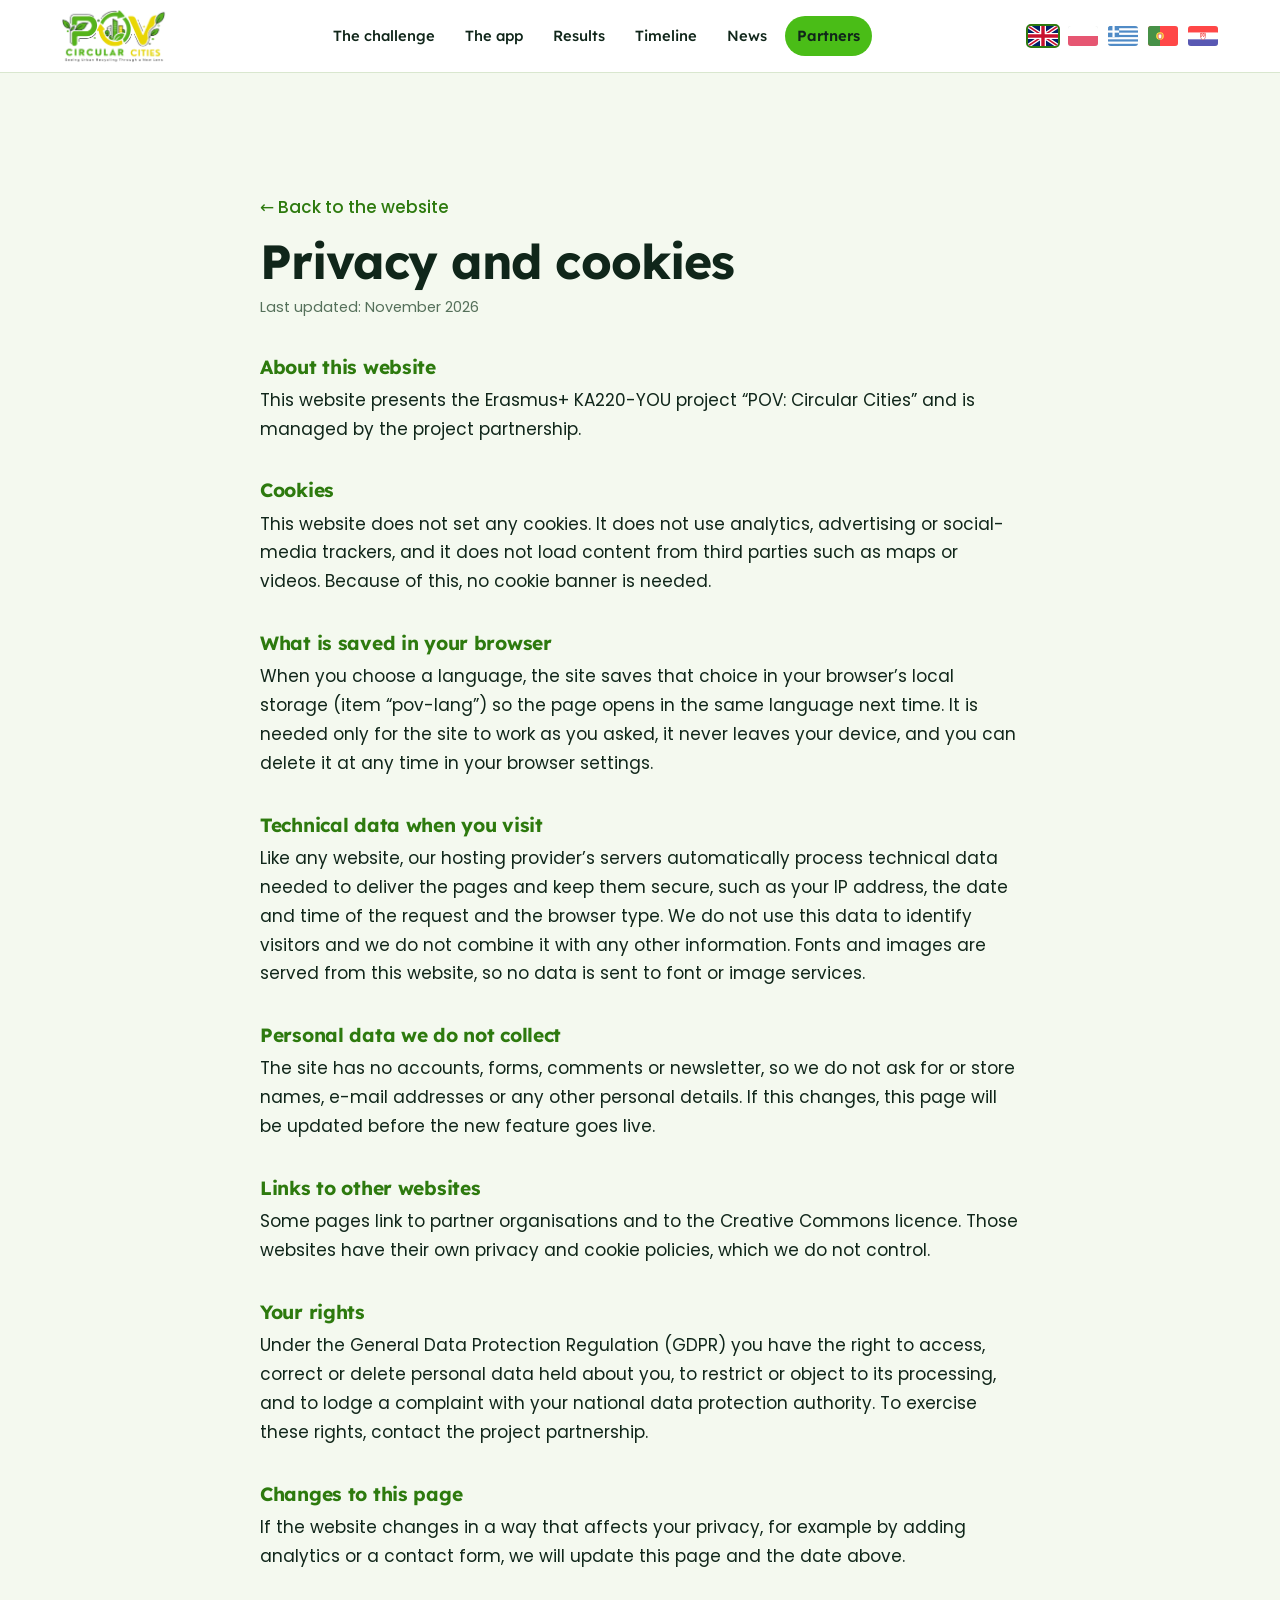
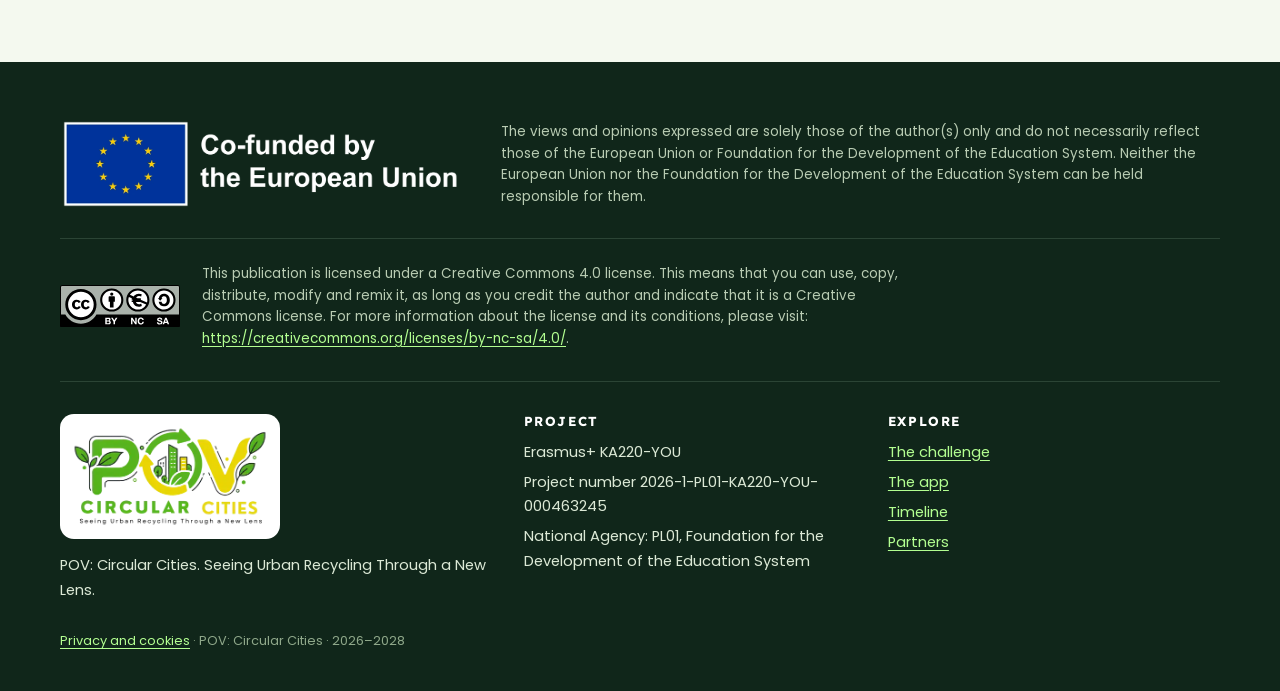
<file: privacy.html>
<!DOCTYPE html>
<html lang="en">
<head>
<meta charset="utf-8">
<meta name="viewport" content="width=device-width, initial-scale=1">
<title>Privacy and cookies | POV: Circular Cities</title>
<meta name="description" content="Privacy and cookies of the POV: Circular Cities website.">
<link rel="icon" href="data:image/svg+xml,%3Csvg xmlns='http://www.w3.org/2000/svg' viewBox='0 0 64 64'%3E%3Ccircle cx='32' cy='32' r='28' fill='none' stroke='%234ABD17' stroke-width='10' stroke-dasharray='90 86'/%3E%3Ccircle cx='32' cy='32' r='28' fill='none' stroke='%23E6D711' stroke-width='10' stroke-dasharray='86 90' stroke-dashoffset='-90'/%3E%3C/svg%3E">
<link rel="preload" href="fonts/lexend-latin-700-normal.woff2" as="font" type="font/woff2" crossorigin>
<link rel="preload" href="fonts/poppins-latin-400-normal.woff2" as="font" type="font/woff2" crossorigin>
<link rel="stylesheet" href="fonts.css">
<link rel="stylesheet" href="style.css">
</head>
<body>

<header class="site-header">
  <div class="wrap">
    <a class="brand" href="index.html" aria-label="POV: Circular Cities, home" data-i18n-attr="aria-label:a.brand"><img src="assets/pov-logo.webp" alt="POV Circular Cities. Seeing urban recycling through a new lens" data-i18n-attr="alt:a.logo" width="440" height="231"></a>
    <nav class="nav" id="site-nav" aria-label="Main" data-i18n-attr="aria-label:a.nav">
      <a href="index.html#challenge" data-i18n="nav.challenge">The challenge</a>
      <a href="index.html#app" data-i18n="nav.app">The app</a>
      <a href="index.html#results" data-i18n="nav.results">Results</a>
      <a href="index.html#timeline" data-i18n="nav.timeline">Timeline</a>
      <a href="index.html#news" data-i18n="nav.news">News</a>
      <a class="cta" href="index.html#partners" data-i18n="nav.partners">Partners</a>
    </nav>
    <div class="lang" role="group" aria-label="Language" data-i18n-attr="aria-label:a.lang">
      <button type="button" data-lang="en" title="English" aria-label="English" aria-pressed="true"><svg viewBox="0 0 30 20" aria-hidden="true"><rect width="30" height="20" fill="#012169"/><path d="M0 0l30 20M30 0L0 20" stroke="#fff" stroke-width="4"/><path d="M0 0l30 20M30 0L0 20" stroke="#C8102E" stroke-width="1.6"/><path d="M15 0v20M0 10h30" stroke="#fff" stroke-width="6"/><path d="M15 0v20M0 10h30" stroke="#C8102E" stroke-width="3.4"/></svg></button>
      <button type="button" data-lang="pl" title="Polski" aria-label="Polski" aria-pressed="false"><svg viewBox="0 0 30 20" aria-hidden="true"><rect width="30" height="10" fill="#fff"/><rect y="10" width="30" height="10" fill="#DC143C"/></svg></button>
      <button type="button" data-lang="el" title="Ελληνικά" aria-label="Ελληνικά" aria-pressed="false"><svg viewBox="0 0 30 20" aria-hidden="true"><rect width="30" height="20" fill="#0D5EAF"/><g fill="#fff"><rect y="2.22" width="30" height="2.22"/><rect y="6.67" width="30" height="2.22"/><rect y="11.11" width="30" height="2.22"/><rect y="15.56" width="30" height="2.22"/></g><rect width="11.11" height="11.11" fill="#0D5EAF"/><rect x="4.44" width="2.22" height="11.11" fill="#fff"/><rect y="4.44" width="11.11" height="2.22" fill="#fff"/></svg></button>
      <button type="button" data-lang="pt" title="Português" aria-label="Português" aria-pressed="false"><svg viewBox="0 0 30 20" aria-hidden="true"><rect width="30" height="20" fill="#FF0000"/><rect width="12" height="20" fill="#006600"/><circle cx="12" cy="10" r="3.8" fill="#FFE000"/><path d="M10.1 8h3.8v3.1a1.9 1.9 0 0 1-3.8 0z" fill="#fff" stroke="#C00" stroke-width=".8"/></svg></button>
      <button type="button" data-lang="hr" title="Hrvatski" aria-label="Hrvatski" aria-pressed="false"><svg viewBox="0 0 30 20" aria-hidden="true"><rect width="30" height="6.67" fill="#FF0000"/><rect y="6.67" width="30" height="6.67" fill="#fff"/><rect y="13.33" width="30" height="6.67" fill="#171796"/><path d="M12.6 7.2h4.8v3.6c0 1.7-1.3 2.6-2.4 3-1.1-.4-2.4-1.3-2.4-3z" fill="#fff" stroke="#C00" stroke-width=".6"/><g fill="#FF0000"><rect x="12.6" y="7.2" width="1.2" height="1.2"/><rect x="15.0" y="7.2" width="1.2" height="1.2"/><rect x="13.8" y="8.4" width="1.2" height="1.2"/><rect x="16.2" y="8.4" width="1.2" height="1.2"/><rect x="12.6" y="9.6" width="1.2" height="1.2"/><rect x="15.0" y="9.6" width="1.2" height="1.2"/></g></svg></button>
    </div>
    <button class="menu-btn" type="button" aria-expanded="false" aria-controls="site-nav" aria-label="Menu" data-i18n-attr="aria-label:a.menu"><span></span></button>
  </div>
</header>

<main id="top" class="doc">
<div class="wrap doc-wrap">
<p class="doc-back"><a href="index.html" data-i18n="pv.back">← Back to the website</a></p>
<h1 data-i18n="pv.title">Privacy and cookies</h1>
<p class="doc-date" data-i18n="pv.updated">Last updated: November 2026</p>
<h2 data-i18n="pv.h1">About this website</h2>
<p data-i18n="pv.p1">This website presents the Erasmus+ KA220-YOU project “POV: Circular Cities” and is managed by the project partnership.</p>
<p id="pv-controller" hidden></p>
<h2 data-i18n="pv.h2">Cookies</h2>
<p data-i18n="pv.p2">This website does not set any cookies. It does not use analytics, advertising or social-media trackers, and it does not load content from third parties such as maps or videos. Because of this, no cookie banner is needed.</p>
<h2 data-i18n="pv.h3">What is saved in your browser</h2>
<p data-i18n="pv.p3">When you choose a language, the site saves that choice in your browser’s local storage (item “pov-lang”) so the page opens in the same language next time. It is needed only for the site to work as you asked, it never leaves your device, and you can delete it at any time in your browser settings.</p>
<h2 data-i18n="pv.h4">Technical data when you visit</h2>
<p data-i18n="pv.p4">Like any website, our hosting provider’s servers automatically process technical data needed to deliver the pages and keep them secure, such as your IP address, the date and time of the request and the browser type. We do not use this data to identify visitors and we do not combine it with any other information. Fonts and images are served from this website, so no data is sent to font or image services.</p>
<h2 data-i18n="pv.h5">Personal data we do not collect</h2>
<p data-i18n="pv.p5">The site has no accounts, forms, comments or newsletter, so we do not ask for or store names, e-mail addresses or any other personal details. If this changes, this page will be updated before the new feature goes live.</p>
<h2 data-i18n="pv.h6">Links to other websites</h2>
<p data-i18n="pv.p6">Some pages link to partner organisations and to the Creative Commons licence. Those websites have their own privacy and cookie policies, which we do not control.</p>
<h2 data-i18n="pv.h7">Your rights</h2>
<p data-i18n="pv.p7">Under the General Data Protection Regulation (GDPR) you have the right to access, correct or delete personal data held about you, to restrict or object to its processing, and to lodge a complaint with your national data protection authority. To exercise these rights, contact the project partnership.</p>
<h2 data-i18n="pv.h8">Changes to this page</h2>
<p data-i18n="pv.p8">If the website changes in a way that affects your privacy, for example by adding analytics or a contact form, we will update this page and the date above.</p>
</div>
</main>

<footer class="site-footer">
  <div class="wrap">
    <div class="funding">
      <div class="eu"><div class="eu-badge eu-badge--lg"><img class="eu-img " src="assets/eu/eu-en-neg.webp" alt="Co-funded by the European Union" data-i18n-attr="src:eu.neg;alt:a.eu" width="360" height="80"></div></div>
      <p class="disclaimer" data-i18n="ft.disclaimer">The views and opinions expressed are solely those of the author(s) only and do not necessarily reflect those of the European Union or Foundation for the Development of the Education System. Neither the European Union nor the Foundation for the Development of the Education System can be held responsible for them.</p>
      <div class="licence" lang="en">
        <a class="cc-logo" href="https://creativecommons.org/licenses/by-nc-sa/4.0/" rel="license noopener"><img src="assets/cc-by-nc-sa.svg" alt="Creative Commons Attribution-NonCommercial-ShareAlike 4.0 licence" data-i18n-attr="alt:a.cc" width="120" height="42"></a>
        <p>This publication is licensed under a Creative Commons 4.0 license. This means that you can use, copy, distribute, modify and remix it, as long as you credit the author and indicate that it is a Creative Commons license. For more information about the license and its conditions, please visit: <a href="https://creativecommons.org/licenses/by-nc-sa/4.0/" rel="license noopener">https://creativecommons.org/licenses/by-nc-sa/4.0/</a>.</p>
      </div>
    </div>
    <div class="foot-grid">
      <div>
        <div class="foot-logo"><img src="assets/pov-logo.webp" alt="POV Circular Cities logo" data-i18n-attr="alt:a.logo.foot" width="440" height="231"></div>
        <p>POV: Circular Cities. Seeing Urban Recycling Through a New Lens.</p>
      </div>
      <div>
        <h4 data-i18n="ft.project">Project</h4>
        <ul>
          <li>Erasmus+ KA220-YOU</li>
          <li data-i18n="ft.number">Project number 2026-1-PL01-KA220-YOU-000463245</li>
          <li data-i18n="ft.agency">National Agency: PL01, Foundation for the Development of the Education System</li>
        </ul>
      </div>
      <div id="foot-contact" hidden>
        <h4 data-i18n="ct.h">Contact</h4>
        <ul></ul>
      </div>
      <div>
        <h4 data-i18n="ft.explore">Explore</h4>
        <ul>
          <li><a href="index.html#challenge" data-i18n="nav.challenge">The challenge</a></li>
          <li><a href="index.html#app" data-i18n="nav.app">The app</a></li>
          <li><a href="index.html#timeline" data-i18n="nav.timeline">Timeline</a></li>
          <li><a href="index.html#partners" data-i18n="nav.partners">Partners</a></li>
        </ul>
      </div>
    </div>
    <p class="legal"><a href="privacy.html" data-i18n="priv.t">Privacy and cookies</a> · POV: Circular Cities · 2026–2028</p>
  </div>
</footer>

<script src="i18n-data.js"></script>
<script src="i18n.js"></script>
<script src="main.js"></script>
<script src="content.js"></script>
</body>
</html>
</file>
<file: fonts.css>
/* lexend-latin-ext-500-normal */
@font-face {
  font-family: 'Lexend';
  font-style: normal;
  font-display: swap;
  font-weight: 500;
  src: url(fonts/lexend-latin-ext-500-normal.woff2) format("woff2");
  unicode-range: U+0100-02BA,U+02BD-02C5,U+02C7-02CC,U+02CE-02D7,U+02DD-02FF,U+0304,U+0308,U+0329,U+1D00-1DBF,U+1E00-1E9F,U+1EF2-1EFF,U+2020,U+20A0-20AB,U+20AD-20C0,U+2113,U+2C60-2C7F,U+A720-A7FF;
}

/* lexend-latin-500-normal */
@font-face {
  font-family: 'Lexend';
  font-style: normal;
  font-display: swap;
  font-weight: 500;
  src: url(fonts/lexend-latin-500-normal.woff2) format("woff2");
  unicode-range: U+0000-00FF,U+0131,U+0152-0153,U+02BB-02BC,U+02C6,U+02DA,U+02DC,U+0304,U+0308,U+0329,U+2000-206F,U+20AC,U+2122,U+2191,U+2193,U+2212,U+2215,U+FEFF,U+FFFD;
}

/* lexend-latin-ext-600-normal */
@font-face {
  font-family: 'Lexend';
  font-style: normal;
  font-display: swap;
  font-weight: 600;
  src: url(fonts/lexend-latin-ext-600-normal.woff2) format("woff2");
  unicode-range: U+0100-02BA,U+02BD-02C5,U+02C7-02CC,U+02CE-02D7,U+02DD-02FF,U+0304,U+0308,U+0329,U+1D00-1DBF,U+1E00-1E9F,U+1EF2-1EFF,U+2020,U+20A0-20AB,U+20AD-20C0,U+2113,U+2C60-2C7F,U+A720-A7FF;
}

/* lexend-latin-600-normal */
@font-face {
  font-family: 'Lexend';
  font-style: normal;
  font-display: swap;
  font-weight: 600;
  src: url(fonts/lexend-latin-600-normal.woff2) format("woff2");
  unicode-range: U+0000-00FF,U+0131,U+0152-0153,U+02BB-02BC,U+02C6,U+02DA,U+02DC,U+0304,U+0308,U+0329,U+2000-206F,U+20AC,U+2122,U+2191,U+2193,U+2212,U+2215,U+FEFF,U+FFFD;
}

/* lexend-latin-ext-700-normal */
@font-face {
  font-family: 'Lexend';
  font-style: normal;
  font-display: swap;
  font-weight: 700;
  src: url(fonts/lexend-latin-ext-700-normal.woff2) format("woff2");
  unicode-range: U+0100-02BA,U+02BD-02C5,U+02C7-02CC,U+02CE-02D7,U+02DD-02FF,U+0304,U+0308,U+0329,U+1D00-1DBF,U+1E00-1E9F,U+1EF2-1EFF,U+2020,U+20A0-20AB,U+20AD-20C0,U+2113,U+2C60-2C7F,U+A720-A7FF;
}

/* lexend-latin-700-normal */
@font-face {
  font-family: 'Lexend';
  font-style: normal;
  font-display: swap;
  font-weight: 700;
  src: url(fonts/lexend-latin-700-normal.woff2) format("woff2");
  unicode-range: U+0000-00FF,U+0131,U+0152-0153,U+02BB-02BC,U+02C6,U+02DA,U+02DC,U+0304,U+0308,U+0329,U+2000-206F,U+20AC,U+2122,U+2191,U+2193,U+2212,U+2215,U+FEFF,U+FFFD;
}

/* poppins-latin-ext-400-normal */
@font-face {
  font-family: 'Poppins';
  font-style: normal;
  font-display: swap;
  font-weight: 400;
  src: url(fonts/poppins-latin-ext-400-normal.woff2) format("woff2");
  unicode-range: U+0100-02BA,U+02BD-02C5,U+02C7-02CC,U+02CE-02D7,U+02DD-02FF,U+0304,U+0308,U+0329,U+1D00-1DBF,U+1E00-1E9F,U+1EF2-1EFF,U+2020,U+20A0-20AB,U+20AD-20C0,U+2113,U+2C60-2C7F,U+A720-A7FF;
}

/* poppins-latin-400-normal */
@font-face {
  font-family: 'Poppins';
  font-style: normal;
  font-display: swap;
  font-weight: 400;
  src: url(fonts/poppins-latin-400-normal.woff2) format("woff2");
  unicode-range: U+0000-00FF,U+0131,U+0152-0153,U+02BB-02BC,U+02C6,U+02DA,U+02DC,U+0304,U+0308,U+0329,U+2000-206F,U+20AC,U+2122,U+2191,U+2193,U+2212,U+2215,U+FEFF,U+FFFD;
}

/* poppins-latin-ext-500-normal */
@font-face {
  font-family: 'Poppins';
  font-style: normal;
  font-display: swap;
  font-weight: 500;
  src: url(fonts/poppins-latin-ext-500-normal.woff2) format("woff2");
  unicode-range: U+0100-02BA,U+02BD-02C5,U+02C7-02CC,U+02CE-02D7,U+02DD-02FF,U+0304,U+0308,U+0329,U+1D00-1DBF,U+1E00-1E9F,U+1EF2-1EFF,U+2020,U+20A0-20AB,U+20AD-20C0,U+2113,U+2C60-2C7F,U+A720-A7FF;
}

/* poppins-latin-500-normal */
@font-face {
  font-family: 'Poppins';
  font-style: normal;
  font-display: swap;
  font-weight: 500;
  src: url(fonts/poppins-latin-500-normal.woff2) format("woff2");
  unicode-range: U+0000-00FF,U+0131,U+0152-0153,U+02BB-02BC,U+02C6,U+02DA,U+02DC,U+0304,U+0308,U+0329,U+2000-206F,U+20AC,U+2122,U+2191,U+2193,U+2212,U+2215,U+FEFF,U+FFFD;
}

/* poppins-latin-ext-600-normal */
@font-face {
  font-family: 'Poppins';
  font-style: normal;
  font-display: swap;
  font-weight: 600;
  src: url(fonts/poppins-latin-ext-600-normal.woff2) format("woff2");
  unicode-range: U+0100-02BA,U+02BD-02C5,U+02C7-02CC,U+02CE-02D7,U+02DD-02FF,U+0304,U+0308,U+0329,U+1D00-1DBF,U+1E00-1E9F,U+1EF2-1EFF,U+2020,U+20A0-20AB,U+20AD-20C0,U+2113,U+2C60-2C7F,U+A720-A7FF;
}

/* poppins-latin-600-normal */
@font-face {
  font-family: 'Poppins';
  font-style: normal;
  font-display: swap;
  font-weight: 600;
  src: url(fonts/poppins-latin-600-normal.woff2) format("woff2");
  unicode-range: U+0000-00FF,U+0131,U+0152-0153,U+02BB-02BC,U+02C6,U+02DA,U+02DC,U+0304,U+0308,U+0329,U+2000-206F,U+20AC,U+2122,U+2191,U+2193,U+2212,U+2215,U+FEFF,U+FFFD;
}

/* commissioner-greek-500-normal */
@font-face {
  font-family: 'Commissioner';
  font-style: normal;
  font-display: swap;
  font-weight: 500;
  src: url(fonts/commissioner-greek-500-normal.woff2) format("woff2");
  unicode-range: U+0370-0377,U+037A-037F,U+0384-038A,U+038C,U+038E-03A1,U+03A3-03FF;
}

/* commissioner-latin-ext-500-normal */
@font-face {
  font-family: 'Commissioner';
  font-style: normal;
  font-display: swap;
  font-weight: 500;
  src: url(fonts/commissioner-latin-ext-500-normal.woff2) format("woff2");
  unicode-range: U+0100-02BA,U+02BD-02C5,U+02C7-02CC,U+02CE-02D7,U+02DD-02FF,U+0304,U+0308,U+0329,U+1D00-1DBF,U+1E00-1E9F,U+1EF2-1EFF,U+2020,U+20A0-20AB,U+20AD-20C0,U+2113,U+2C60-2C7F,U+A720-A7FF;
}

/* commissioner-latin-500-normal */
@font-face {
  font-family: 'Commissioner';
  font-style: normal;
  font-display: swap;
  font-weight: 500;
  src: url(fonts/commissioner-latin-500-normal.woff2) format("woff2");
  unicode-range: U+0000-00FF,U+0131,U+0152-0153,U+02BB-02BC,U+02C6,U+02DA,U+02DC,U+0304,U+0308,U+0329,U+2000-206F,U+20AC,U+2122,U+2191,U+2193,U+2212,U+2215,U+FEFF,U+FFFD;
}

/* commissioner-greek-600-normal */
@font-face {
  font-family: 'Commissioner';
  font-style: normal;
  font-display: swap;
  font-weight: 600;
  src: url(fonts/commissioner-greek-600-normal.woff2) format("woff2");
  unicode-range: U+0370-0377,U+037A-037F,U+0384-038A,U+038C,U+038E-03A1,U+03A3-03FF;
}

/* commissioner-latin-ext-600-normal */
@font-face {
  font-family: 'Commissioner';
  font-style: normal;
  font-display: swap;
  font-weight: 600;
  src: url(fonts/commissioner-latin-ext-600-normal.woff2) format("woff2");
  unicode-range: U+0100-02BA,U+02BD-02C5,U+02C7-02CC,U+02CE-02D7,U+02DD-02FF,U+0304,U+0308,U+0329,U+1D00-1DBF,U+1E00-1E9F,U+1EF2-1EFF,U+2020,U+20A0-20AB,U+20AD-20C0,U+2113,U+2C60-2C7F,U+A720-A7FF;
}

/* commissioner-latin-600-normal */
@font-face {
  font-family: 'Commissioner';
  font-style: normal;
  font-display: swap;
  font-weight: 600;
  src: url(fonts/commissioner-latin-600-normal.woff2) format("woff2");
  unicode-range: U+0000-00FF,U+0131,U+0152-0153,U+02BB-02BC,U+02C6,U+02DA,U+02DC,U+0304,U+0308,U+0329,U+2000-206F,U+20AC,U+2122,U+2191,U+2193,U+2212,U+2215,U+FEFF,U+FFFD;
}

/* commissioner-greek-700-normal */
@font-face {
  font-family: 'Commissioner';
  font-style: normal;
  font-display: swap;
  font-weight: 700;
  src: url(fonts/commissioner-greek-700-normal.woff2) format("woff2");
  unicode-range: U+0370-0377,U+037A-037F,U+0384-038A,U+038C,U+038E-03A1,U+03A3-03FF;
}

/* commissioner-latin-ext-700-normal */
@font-face {
  font-family: 'Commissioner';
  font-style: normal;
  font-display: swap;
  font-weight: 700;
  src: url(fonts/commissioner-latin-ext-700-normal.woff2) format("woff2");
  unicode-range: U+0100-02BA,U+02BD-02C5,U+02C7-02CC,U+02CE-02D7,U+02DD-02FF,U+0304,U+0308,U+0329,U+1D00-1DBF,U+1E00-1E9F,U+1EF2-1EFF,U+2020,U+20A0-20AB,U+20AD-20C0,U+2113,U+2C60-2C7F,U+A720-A7FF;
}

/* commissioner-latin-700-normal */
@font-face {
  font-family: 'Commissioner';
  font-style: normal;
  font-display: swap;
  font-weight: 700;
  src: url(fonts/commissioner-latin-700-normal.woff2) format("woff2");
  unicode-range: U+0000-00FF,U+0131,U+0152-0153,U+02BB-02BC,U+02C6,U+02DA,U+02DC,U+0304,U+0308,U+0329,U+2000-206F,U+20AC,U+2122,U+2191,U+2193,U+2212,U+2215,U+FEFF,U+FFFD;
}

/* noto-sans-greek-400-normal */
@font-face {
  font-family: 'Noto Sans';
  font-style: normal;
  font-display: swap;
  font-weight: 400;
  src: url(fonts/noto-sans-greek-400-normal.woff2) format("woff2");
  unicode-range: U+0370-0377,U+037A-037F,U+0384-038A,U+038C,U+038E-03A1,U+03A3-03FF;
}

/* noto-sans-latin-ext-400-normal */
@font-face {
  font-family: 'Noto Sans';
  font-style: normal;
  font-display: swap;
  font-weight: 400;
  src: url(fonts/noto-sans-latin-ext-400-normal.woff2) format("woff2");
  unicode-range: U+0100-02BA,U+02BD-02C5,U+02C7-02CC,U+02CE-02D7,U+02DD-02FF,U+0304,U+0308,U+0329,U+1D00-1DBF,U+1E00-1E9F,U+1EF2-1EFF,U+2020,U+20A0-20AB,U+20AD-20C0,U+2113,U+2C60-2C7F,U+A720-A7FF;
}

/* noto-sans-latin-400-normal */
@font-face {
  font-family: 'Noto Sans';
  font-style: normal;
  font-display: swap;
  font-weight: 400;
  src: url(fonts/noto-sans-latin-400-normal.woff2) format("woff2");
  unicode-range: U+0000-00FF,U+0131,U+0152-0153,U+02BB-02BC,U+02C6,U+02DA,U+02DC,U+0304,U+0308,U+0329,U+2000-206F,U+20AC,U+2122,U+2191,U+2193,U+2212,U+2215,U+FEFF,U+FFFD;
}

/* noto-sans-greek-500-normal */
@font-face {
  font-family: 'Noto Sans';
  font-style: normal;
  font-display: swap;
  font-weight: 500;
  src: url(fonts/noto-sans-greek-500-normal.woff2) format("woff2");
  unicode-range: U+0370-0377,U+037A-037F,U+0384-038A,U+038C,U+038E-03A1,U+03A3-03FF;
}

/* noto-sans-latin-ext-500-normal */
@font-face {
  font-family: 'Noto Sans';
  font-style: normal;
  font-display: swap;
  font-weight: 500;
  src: url(fonts/noto-sans-latin-ext-500-normal.woff2) format("woff2");
  unicode-range: U+0100-02BA,U+02BD-02C5,U+02C7-02CC,U+02CE-02D7,U+02DD-02FF,U+0304,U+0308,U+0329,U+1D00-1DBF,U+1E00-1E9F,U+1EF2-1EFF,U+2020,U+20A0-20AB,U+20AD-20C0,U+2113,U+2C60-2C7F,U+A720-A7FF;
}

/* noto-sans-latin-500-normal */
@font-face {
  font-family: 'Noto Sans';
  font-style: normal;
  font-display: swap;
  font-weight: 500;
  src: url(fonts/noto-sans-latin-500-normal.woff2) format("woff2");
  unicode-range: U+0000-00FF,U+0131,U+0152-0153,U+02BB-02BC,U+02C6,U+02DA,U+02DC,U+0304,U+0308,U+0329,U+2000-206F,U+20AC,U+2122,U+2191,U+2193,U+2212,U+2215,U+FEFF,U+FFFD;
}

/* noto-sans-greek-600-normal */
@font-face {
  font-family: 'Noto Sans';
  font-style: normal;
  font-display: swap;
  font-weight: 600;
  src: url(fonts/noto-sans-greek-600-normal.woff2) format("woff2");
  unicode-range: U+0370-0377,U+037A-037F,U+0384-038A,U+038C,U+038E-03A1,U+03A3-03FF;
}

/* noto-sans-latin-ext-600-normal */
@font-face {
  font-family: 'Noto Sans';
  font-style: normal;
  font-display: swap;
  font-weight: 600;
  src: url(fonts/noto-sans-latin-ext-600-normal.woff2) format("woff2");
  unicode-range: U+0100-02BA,U+02BD-02C5,U+02C7-02CC,U+02CE-02D7,U+02DD-02FF,U+0304,U+0308,U+0329,U+1D00-1DBF,U+1E00-1E9F,U+1EF2-1EFF,U+2020,U+20A0-20AB,U+20AD-20C0,U+2113,U+2C60-2C7F,U+A720-A7FF;
}

/* noto-sans-latin-600-normal */
@font-face {
  font-family: 'Noto Sans';
  font-style: normal;
  font-display: swap;
  font-weight: 600;
  src: url(fonts/noto-sans-latin-600-normal.woff2) format("woff2");
  unicode-range: U+0000-00FF,U+0131,U+0152-0153,U+02BB-02BC,U+02C6,U+02DA,U+02DC,U+0304,U+0308,U+0329,U+2000-206F,U+20AC,U+2122,U+2191,U+2193,U+2212,U+2215,U+FEFF,U+FFFD;
}
</file>
<file: style.css>
/* POV: Circular Cities. Layout idea: white and pale-green sections, one loop-shaped signature (the sorting phone) in the app section. */
:root {
  --green: #4ABD17;
  --green-deep: #2D7A0E;
  --mint: #B3FF91;
  --yellow: #E6D711;
  --blue: #43A3DD;
  --ink: #10261A;
  --ink-soft: #3C5244;
  --paper: #FFFFFF;
  --sand: #F4F9EF;
  --line: #D9E7CF;
  --font-display: "Lexend", "Commissioner", "Segoe UI", system-ui, sans-serif;
  --font-body: "Poppins", "Noto Sans", "Segoe UI", system-ui, sans-serif;
  --radius: 20px;
  --wrap: 1160px;
  color-scheme: light;
}

*, *::before, *::after { box-sizing: border-box; }
html { scroll-behavior: smooth; scroll-padding-top: 88px; }
body {
  margin: 0;
  background: var(--paper);
  color: var(--ink);
  font-family: var(--font-body);
  font-size: 1.0625rem;
  line-height: 1.65;
  -webkit-font-smoothing: antialiased;
}
img, svg { max-width: 100%; height: auto; display: block; }
a { color: var(--green-deep); text-underline-offset: 3px; }
a:hover { color: var(--ink); }
:focus-visible { outline: 3px solid var(--blue); outline-offset: 3px; border-radius: 6px; }

h1, h2, h3, h4 { font-family: var(--font-display); line-height: 1.15; margin: 0; text-wrap: balance; }
h1 { font-size: clamp(2.3rem, 5.4vw, 4.1rem); font-weight: 700; letter-spacing: -0.02em; }
h2 { font-size: clamp(1.8rem, 3.4vw, 2.7rem); font-weight: 700; letter-spacing: -0.015em; }
h3 { font-size: 1.3rem; font-weight: 600; }
p { margin: 0; }
.lead { font-size: 1.2rem; color: var(--ink-soft); max-width: 58ch; }

.wrap { width: min(var(--wrap), 100% - 40px); margin-inline: auto; }
.section { padding: clamp(56px, 8vw, 104px) 0; }
.section--sand { background: var(--sand); }
.section-head { display: grid; gap: 14px; max-width: 760px; margin-bottom: 44px; }
.eyebrow {
  font-family: var(--font-display); font-weight: 600; font-size: 0.82rem;
  letter-spacing: 0.12em; text-transform: uppercase; color: var(--green-deep);
}

/* Header */
.site-header {
  position: sticky; top: 0; z-index: 20;
  background: rgba(255,255,255,0.94); backdrop-filter: blur(8px);
  border-bottom: 1px solid var(--line);
}
.site-header .wrap { display: flex; align-items: center; justify-content: space-between; gap: 24px; min-height: 72px; }
.brand img { height: 56px; width: auto; }
.nav { display: flex; gap: 6px; flex-wrap: wrap; justify-content: flex-end; }
.nav a {
  font-family: var(--font-display); font-weight: 500; font-size: 0.92rem;
  color: var(--ink); text-decoration: none; padding: 8px 12px; border-radius: 999px;
}
.nav a:hover { background: var(--sand); }
.nav a.cta { background: var(--green); font-weight: 600; }
.nav a.cta:hover { background: var(--mint); }

/* Hero */
.hero { padding: clamp(40px, 6vw, 80px) 0 clamp(48px, 6vw, 88px); background:
  radial-gradient(900px 420px at 88% 0%, rgba(179,255,145,0.55), transparent 70%),
  linear-gradient(180deg, var(--sand), var(--paper)); }
.hero .wrap { display: grid; grid-template-columns: 1.1fr 0.9fr; gap: 56px; align-items: center; }
.hero-copy { display: grid; gap: 24px; }
.hero h1 .accent { color: var(--green-deep); }
.hero h1 .accent-y { background: linear-gradient(transparent 62%, var(--yellow) 62% 92%, transparent 92%); }
.actions { display: flex; gap: 12px; flex-wrap: wrap; }
.btn {
  display: inline-flex; align-items: center; gap: 8px;
  font-family: var(--font-display); font-weight: 600; font-size: 1rem;
  padding: 14px 24px; border-radius: 999px; text-decoration: none;
  border: 2px solid var(--ink); color: var(--ink); background: transparent;
  transition: transform .15s ease, background .15s ease;
}
.btn:hover { transform: translateY(-2px); color: var(--ink); }
.btn--primary { background: var(--green); border-color: var(--green); }
.btn--primary:hover { background: var(--mint); border-color: var(--mint); }
.hero-badges { display: flex; flex-wrap: wrap; gap: 10px; padding: 0; margin: 0; list-style: none; }
.hero-badges li {
  font-size: 0.86rem; font-weight: 500; padding: 6px 14px; border-radius: 999px;
  background: var(--paper); border: 1px solid var(--line);
}
.hero-art { position: relative; display: grid; place-items: center; }
.hero-art .ring { position: absolute; inset: 0; margin: auto; width: 84%; height: auto; aspect-ratio: 1; opacity: 0.85; animation: spin 60s linear infinite; }
.hero-art .card {
  position: relative; background: var(--paper); border-radius: 28px; padding: 18px;
  box-shadow: 0 24px 60px rgba(16,38,26,0.14); border: 1px solid var(--line);
}
.hero-art .card img { border-radius: 14px; }
@keyframes spin { to { transform: rotate(360deg); } }

/* Facts strip */
.facts { border-block: 1px solid var(--line); background: var(--paper); }
.facts dl { display: grid; grid-template-columns: repeat(4, 1fr); margin: 0; }
.facts .fact { padding: 28px 24px; border-left: 1px solid var(--line); }
.facts .fact:first-child { border-left: 0; padding-left: 0; }
.facts dt { font-size: 0.8rem; font-weight: 600; letter-spacing: 0.1em; text-transform: uppercase; color: var(--ink-soft); }
.facts dd { margin: 6px 0 0; font-family: var(--font-display); font-weight: 700; font-size: 1.45rem; line-height: 1.25; }
.facts dd small { display: block; font-family: var(--font-body); font-weight: 400; font-size: 0.88rem; color: var(--ink-soft); margin-top: 2px; }

/* Challenge */
.challenge { display: grid; grid-template-columns: 0.9fr 1.1fr; gap: 64px; align-items: start; }
.challenge-copy { display: grid; gap: 20px; }
.big-stat { display: flex; align-items: baseline; gap: 12px; padding: 18px 22px; border-radius: var(--radius); background: var(--sand); border: 1px solid var(--line); }
.big-stat strong { font-family: var(--font-display); font-size: 2.6rem; color: var(--green-deep); line-height: 1; font-variant-numeric: tabular-nums; }
.big-stat span { font-size: 0.95rem; color: var(--ink-soft); }
.bars { display: grid; gap: 22px; padding: 28px; border: 1px solid var(--line); border-radius: var(--radius); background: var(--paper); }
.bars h3 { font-size: 1.05rem; }
.bar-row { display: grid; gap: 8px; }
.bar-label { display: flex; justify-content: space-between; gap: 16px; font-size: 0.97rem; }
.bar-label b { font-family: var(--font-display); font-variant-numeric: tabular-nums; }
.bar-track { height: 14px; border-radius: 999px; background: var(--sand); border: 1px solid var(--line); overflow: hidden; }
.bar-fill { height: 100%; border-radius: 999px; }
.bars figcaption { font-size: 0.84rem; color: var(--ink-soft); }

/* Values */
.values { display: grid; grid-template-columns: repeat(4, 1fr); gap: 18px; }
.value { border-radius: var(--radius); padding: 28px 24px 30px; display: grid; gap: 10px; align-content: start; min-height: 230px; }
.value svg { width: 44px; height: 44px; }
.value h3 { font-size: 1.25rem; }
.value p { font-size: 0.97rem; }
.v-green { background: var(--green); }
.v-mint { background: var(--mint); }
.v-yellow { background: var(--yellow); }
.v-blue { background: var(--blue); }

/* Objectives */
.objectives { list-style: none; margin: 0; padding: 0; display: grid; }
.objective { display: grid; grid-template-columns: 84px 1fr; gap: 24px; padding: 24px 0; border-top: 1px solid var(--line); align-items: start; }
.objective:last-child { border-bottom: 1px solid var(--line); }
.objective .tag { font-family: var(--font-display); font-weight: 700; font-size: 1.9rem; color: var(--green-deep); line-height: 1.1; }
.objective p { max-width: 66ch; }
.objective b { font-family: var(--font-display); font-weight: 600; }

/* App */
.app { display: grid; grid-template-columns: 1fr 0.9fr; gap: 64px; align-items: center; }
.app-copy { display: grid; gap: 22px; }
.counts { display: grid; grid-template-columns: repeat(3, 1fr); gap: 12px; margin: 6px 0 0; padding: 0; list-style: none; }
.counts li { padding: 16px; border-radius: 16px; background: var(--paper); border: 1px solid var(--line); }
.counts strong { display: block; font-family: var(--font-display); font-size: 1.9rem; line-height: 1.1; color: var(--green-deep); font-variant-numeric: tabular-nums; }
.counts span { font-size: 0.86rem; color: var(--ink-soft); line-height: 1.35; display: block; margin-top: 4px; }
.feature-list { list-style: none; margin: 0; padding: 0; display: grid; gap: 14px; }
.feature-list li { display: grid; grid-template-columns: 28px 1fr; gap: 12px; }
.feature-list svg { width: 26px; height: 26px; margin-top: 2px; }
.feature-list b { font-family: var(--font-display); font-weight: 600; }

/* Phone demo */
.phone-wrap { display: grid; justify-items: center; gap: 14px; }
.phone {
  width: min(340px, 100%); border-radius: 40px; padding: 12px;
  background: var(--ink); box-shadow: 0 30px 70px rgba(16,38,26,0.28);
}
.screen { background: var(--paper); border-radius: 30px; overflow: hidden; display: grid; grid-template-rows: auto auto 1fr; min-height: 560px; }
.app-bar { display: flex; align-items: center; justify-content: space-between; gap: 8px; padding: 16px 18px; background: var(--green); font-family: var(--font-display); font-weight: 700; font-size: 0.98rem; }
.app-bar span { font-weight: 500; font-size: 0.78rem; background: var(--paper); padding: 3px 10px; border-radius: 999px; }
.tabs { display: grid; grid-template-columns: 1fr 1fr; border-bottom: 1px solid var(--line); }
.tab {
  font-family: var(--font-display); font-weight: 600; font-size: 0.92rem; padding: 12px;
  background: var(--paper); border: 0; border-bottom: 3px solid transparent; cursor: pointer; color: var(--ink-soft);
}
.tab[aria-selected="true"] { color: var(--ink); border-bottom-color: var(--green); }
.panel { padding: 20px 18px 22px; display: grid; gap: 16px; align-content: start; }
.panel[hidden] { display: none; }
.item-card { text-align: center; display: grid; gap: 6px; padding: 18px; border-radius: 18px; background: var(--sand); border: 1px solid var(--line); }
.item-card .emoji-free { width: 76px; height: 76px; margin: 0 auto; }
.item-card h4 { font-size: 1.15rem; font-weight: 600; }
.item-card p { font-size: 0.88rem; color: var(--ink-soft); }
.q { font-size: 0.9rem; font-weight: 500; text-align: center; }
.bins { display: grid; grid-template-columns: 1fr 1fr; gap: 10px; }
.bin {
  font-family: var(--font-display); font-weight: 600; font-size: 0.88rem; line-height: 1.25;
  padding: 13px 10px; border-radius: 14px; border: 2px solid var(--ink); background: var(--paper);
  cursor: pointer; color: var(--ink); min-height: 56px; transition: background .15s ease, transform .15s ease;
}
.bin:hover:not(:disabled) { background: var(--mint); transform: translateY(-1px); }
.bin:disabled { cursor: default; opacity: 0.55; }
.bin.is-right { background: var(--green); border-color: var(--green); opacity: 1; }
.bin.is-wrong { background: #FBE3DC; border-color: #B33A1E; opacity: 1; }
.feedback { min-height: 3.4em; font-size: 0.9rem; padding: 12px 14px; border-radius: 14px; background: var(--sand); border: 1px solid var(--line); }
.feedback.ok { background: #E4F8D6; border-color: var(--green); }
.feedback.no { background: #FBE3DC; border-color: #B33A1E; }
.round-row { display: flex; justify-content: space-between; align-items: center; gap: 12px; font-size: 0.86rem; color: var(--ink-soft); }
.next {
  font-family: var(--font-display); font-weight: 600; font-size: 0.9rem; padding: 10px 18px; border-radius: 999px;
  border: 2px solid var(--ink); background: var(--ink); color: var(--paper); cursor: pointer;
}
.next[hidden] { display: none; }
.map-art { border-radius: 18px; border: 1px solid var(--line); overflow: hidden; background: #EAF3E2; }
.map-note { font-size: 0.88rem; color: var(--ink-soft); }
.phone-caption { font-size: 0.84rem; color: var(--ink-soft); max-width: 40ch; text-align: center; }

/* Results */
.results { display: grid; grid-template-columns: repeat(2, 1fr); gap: 18px; }
.result { padding: 28px; border-radius: var(--radius); background: var(--paper); border: 1px solid var(--line); display: grid; gap: 10px; align-content: start; border-top: 6px solid var(--green); }
.result:nth-child(2) { border-top-color: var(--blue); }
.result:nth-child(3) { border-top-color: var(--yellow); }
.result:nth-child(4) { border-top-color: var(--mint); }
.result .tag { font-family: var(--font-display); font-weight: 700; color: var(--green-deep); font-size: 0.95rem; }
.result p { font-size: 0.98rem; color: var(--ink-soft); }

/* Timeline */
.gantt { border: 1px solid var(--line); border-radius: var(--radius); background: var(--paper); overflow-x: auto; }
.gantt-inner { min-width: 860px; padding: 20px 24px 26px; }
.g-head, .g-row { display: grid; grid-template-columns: 260px 1fr; gap: 16px; align-items: center; }
.g-years { display: grid; grid-template-columns: 4fr 12fr 8fr; font-family: var(--font-display); font-weight: 600; font-size: 0.82rem; color: var(--ink-soft); }
.g-years span { border-left: 1px solid var(--line); padding-left: 8px; }
.g-row { padding: 7px 0; border-top: 1px solid var(--line); font-size: 0.9rem; line-height: 1.3; }
.g-track { position: relative; height: 22px; background:
  repeating-linear-gradient(90deg, transparent 0 calc(100%/24 - 1px), var(--line) calc(100%/24 - 1px) calc(100%/24)); border-radius: 6px; }
.g-bar { position: absolute; top: 2px; bottom: 2px; border-radius: 6px; }
.g-bar span { position: absolute; left: 0; top: 100%; }
.wp1 { background: var(--ink); } .wp2 { background: var(--blue); } .wp3 { background: var(--yellow); } .wp4 { background: var(--green); } .wp5 { background: var(--mint); outline: 1px solid var(--green-deep); }
.legend { display: flex; flex-wrap: wrap; gap: 8px 18px; margin: 0 0 18px; padding: 0; list-style: none; font-size: 0.88rem; }
.legend i { display: inline-block; width: 12px; height: 12px; border-radius: 4px; margin-right: 8px; vertical-align: -1px; }
.timeline-note { margin-top: 14px; font-size: 0.86rem; color: var(--ink-soft); }

/* Partners */
.partners { display: grid; grid-template-columns: repeat(3, 1fr); gap: 18px; }
.partner { padding: 26px; border-radius: var(--radius); border: 1px solid var(--line); background: var(--paper); display: grid; gap: 10px; align-content: start; }
.partner--lead { background: var(--ink); color: var(--paper); border-color: var(--ink); grid-column: span 2; }
.partner--lead a { color: var(--mint); }
.partner .where { font-family: var(--font-display); font-size: 0.8rem; font-weight: 600; letter-spacing: 0.1em; text-transform: uppercase; color: var(--green-deep); }
.partner--lead .where { color: var(--mint); }
.partner h3 { font-size: 1.15rem; }
.partner p { font-size: 0.94rem; color: var(--ink-soft); }
.partner--lead p { color: #CFE3C8; }
.partner .role { font-size: 0.9rem; font-weight: 500; color: var(--ink); padding-top: 10px; border-top: 1px dashed var(--line); }
.partner--lead .role { color: var(--paper); border-top-color: #3C5244; }

/* Funding + footer */
.site-footer { background: var(--ink); color: #DCE9D6; padding: 56px 0 40px; }
.site-footer a { color: var(--mint); }
.funding { display: grid; grid-template-columns: auto 1fr; gap: 28px; align-items: center; padding-bottom: 32px; border-bottom: 1px solid #2B4435; }
.disclaimer { font-size: 0.84rem; line-height: 1.6; color: #B9CCB3; }
.foot-grid { display: grid; grid-template-columns: 1.3fr 1fr 1fr; gap: 32px; padding-top: 32px; font-size: 0.92rem; }
.foot-grid h4 { font-size: 0.82rem; letter-spacing: 0.12em; text-transform: uppercase; color: var(--paper); margin-bottom: 10px; }
.foot-grid ul { list-style: none; margin: 0; padding: 0; display: grid; gap: 6px; }
.foot-logo { background: var(--paper); border-radius: 14px; padding: 10px; width: 220px; margin-bottom: 14px; }
.legal { margin-top: 28px; font-size: 0.8rem; color: #8FA88A; }

@media (max-width: 960px) {
  .hero .wrap, .challenge, .app { grid-template-columns: 1fr; gap: 40px; }
  .hero-art { max-width: 520px; margin-inline: auto; }
  .facts dl { grid-template-columns: repeat(2, 1fr); }
  .facts .fact:nth-child(3) { border-left: 0; padding-left: 0; }
  .facts .fact:nth-child(n+3) { border-top: 1px solid var(--line); }
  .values { grid-template-columns: repeat(2, 1fr); }
  .partners { grid-template-columns: repeat(2, 1fr); }
  .partner--lead { grid-column: span 2; }
  .foot-grid { grid-template-columns: 1fr; }
  .funding { grid-template-columns: 1fr; }
}
@media (max-width: 720px) {
  .site-header .wrap { flex-wrap: wrap; gap: 10px; min-height: 60px; padding-block: 6px; }
  .brand img { height: 44px; }
  .lang { margin-left: auto; padding-bottom: 0; }
  .menu-btn { display: inline-flex; }
  .nav { display: none; order: 5; width: 100%; flex-direction: column; flex-wrap: nowrap; gap: 2px; padding: 4px 0 12px; border-top: 1px solid var(--line); }
  .nav.is-open { display: flex; }
  .nav a { padding: 13px 14px; font-size: 1rem; }
  html { scroll-padding-top: 80px; }
  .results, .partners, .values { grid-template-columns: 1fr; }
  .partner--lead { grid-column: auto; }
  .counts { grid-template-columns: 1fr; }
  .objective { grid-template-columns: 56px 1fr; gap: 14px; }
  .objective .tag { font-size: 1.4rem; }
  .hero-art { margin-top: 36px; }
  .facts dl { grid-template-columns: 1fr; }
  .facts .fact { border-left: 0; padding-left: 0; border-top: 1px solid var(--line); }
  .facts .fact:first-child { border-top: 0; }
}
@media (prefers-reduced-motion: reduce) {
  html { scroll-behavior: auto; }
  .hero-art .ring { position: absolute; inset: 0; margin: auto; width: 84%; height: auto; aspect-ratio: 1; opacity: 0.85; animation: spin 60s linear infinite; }
  .btn, .bin { transition: none; }
}

/* Language switcher */
.lang { display: flex; gap: 6px; align-items: center; flex-shrink: 0; }
.lang button {
  appearance: none; padding: 0; width: 34px; height: 24px; border-radius: 5px; overflow: hidden;
  border: 2px solid transparent; background: none; cursor: pointer; opacity: .72;
  outline-offset: 2px; transition: opacity .15s, transform .15s;
}
.lang button svg { width: 100%; height: 100%; display: block; box-shadow: inset 0 0 0 1px rgba(16,38,26,.22); }
.lang button:hover { opacity: 1; transform: translateY(-1px); }
.lang button[aria-pressed="true"] { opacity: 1; border-color: var(--green-deep); }
.lang button:focus-visible { outline: 2px solid var(--ink); }
@media (prefers-reduced-motion: reduce) { .lang button { transition: none; } }

/* Partner logos */
.p-logo { height: 88px; display: flex; align-items: center; margin-bottom: 14px; }
.p-logo img { height: 100%; width: auto; max-width: 220px; object-fit: contain; }


/* Objectives: list + progress loop */
.objectives-layout { display: grid; grid-template-columns: minmax(0, 1.2fr) minmax(0, 0.8fr); gap: 64px; align-items: start; }
.loop { position: sticky; top: 120px; max-width: 400px; justify-self: center; width: 100%; }
.loop svg { width: 100%; height: auto; display: block; overflow: visible; }
.loop-base { fill: none; stroke: var(--line); stroke-width: 3; stroke-dasharray: 2 9; stroke-linecap: round; }
.loop-arc { fill: none; stroke: var(--green); stroke-width: 7; stroke-linecap: round; stroke-dasharray: 879.65; stroke-dashoffset: 879.65; transition: stroke-dashoffset .8s cubic-bezier(.4,0,.2,1); }
.loop-core { fill: var(--sand); }
.loop .node circle { fill: var(--paper); stroke: var(--line); stroke-width: 3; transition: fill .4s, stroke .4s, transform .4s; transform-box: fill-box; transform-origin: center; }
.loop .node text { font: 700 15px var(--font-display); fill: var(--ink-soft); transition: fill .4s; }
.loop .node.is-on circle { fill: var(--green); stroke: var(--green); }
.loop .node.is-on text { fill: #fff; }
.loop .node.is-active circle { transform: scale(1.22); fill: var(--ink); stroke: var(--ink); }
.loop .node.is-active text { fill: var(--mint); }
.objective { transition: opacity .4s; }
.objectives.has-spy .objective:not(.is-active) { opacity: .5; }
.objective .tag { transition: color .3s; }
.objective.is-active .tag { color: var(--green); }

/* Scroll reveal (applied by JS only to below-the-fold elements) */
.reveal { opacity: 0; transform: translateY(18px); transition: opacity .7s ease, transform .7s cubic-bezier(.2,.7,.2,1); transition-delay: var(--d, 0ms); }
.reveal.in { opacity: 1; transform: none; }

@media (max-width: 900px) {
  .objectives-layout { grid-template-columns: 1fr; }
  .loop { display: none; }
  .objectives.has-spy .objective:not(.is-active) { opacity: 1; }
}
@media (prefers-reduced-motion: reduce) {
  .reveal { opacity: 1; transform: none; transition: none; }
  .loop-arc, .loop .node circle, .objective { transition: none; }
}


/* Mobile menu button */
.menu-btn { display: none; width: 42px; height: 42px; border: 1px solid var(--line); border-radius: 12px; background: var(--paper); align-items: center; justify-content: center; cursor: pointer; flex-shrink: 0; }
.menu-btn span, .menu-btn span::before, .menu-btn span::after { display: block; width: 18px; height: 2px; border-radius: 2px; background: var(--ink); transition: transform .3s, opacity .2s; }
.menu-btn span { position: relative; }
.menu-btn span::before, .menu-btn span::after { content: ""; position: absolute; left: 0; }
.menu-btn span::before { top: -6px; }
.menu-btn span::after { top: 6px; }
.menu-btn[aria-expanded="true"] span { background: transparent; }
.menu-btn[aria-expanded="true"] span::before { transform: translateY(6px) rotate(45deg); }
.menu-btn[aria-expanded="true"] span::after { transform: translateY(-6px) rotate(-45deg); }
.menu-btn:focus-visible { outline: 2px solid var(--ink); }

/* Results: asymmetric bento */
.results { grid-template-columns: repeat(3, 1fr); gap: 18px; }
.result:nth-child(1), .result:nth-child(4) { grid-column: span 2; }
.result { padding: 32px; }
.result h3 { font-size: 1.2rem; }
.result:nth-child(1) { background: var(--ink); border-color: var(--ink); border-top-color: var(--green); min-height: 270px; align-content: end; }
.result:nth-child(1) .tag { color: var(--mint); font-size: 3.2rem; line-height: 1; margin-bottom: auto; }
.result:nth-child(1) h3 { color: #fff; font-size: 1.7rem; }
.result:nth-child(1) p { color: #CFE3C8; font-size: 1.02rem; max-width: 52ch; }
.result:nth-child(4) { background: var(--sand); }
.result:nth-child(n) { transition: transform .35s cubic-bezier(.2,.7,.2,1), box-shadow .35s; }
.result:hover { transform: translateY(-3px); box-shadow: 0 18px 30px -18px rgba(16,38,26,.35); }

/* Values: ruled rows instead of coloured boxes */
.values { grid-template-columns: 1fr; gap: 0; border-bottom: 1px solid var(--line); }
.value { background: none; border-radius: 0; min-height: 0; border-top: 1px solid var(--line); padding: 26px 0; grid-template-columns: 56px minmax(150px, 240px) 1fr; align-items: center; gap: 8px 28px; }
.value svg { width: 56px; height: 56px; padding: 12px; box-sizing: border-box; border-radius: 50%; transition: transform .4s cubic-bezier(.2,.7,.2,1); }
.value:hover svg { transform: rotate(-8deg) scale(1.06); }
.value h3 { font-size: 1.45rem; }
.value p { font-size: 1.02rem; color: var(--ink-soft); max-width: 52ch; }
.v-green svg { background: var(--green); } .v-mint svg { background: var(--mint); } .v-yellow svg { background: var(--yellow); } .v-blue svg { background: var(--blue); }

/* Timeline bars draw in */
.gantt.anim .g-bar { transform: scaleX(0); transform-origin: left center; transition: transform .9s cubic-bezier(.2,.7,.2,1); transition-delay: calc(var(--i, 0) * 55ms); }
.gantt.anim.in .g-bar { transform: none; }

@media (max-width: 900px) {
  .results { grid-template-columns: 1fr 1fr; }
  .result:nth-child(1) { grid-column: span 2; }
  .result:nth-child(4) { grid-column: span 2; }
}
@media (max-width: 720px) {
  .results { grid-template-columns: 1fr; }
  .result:nth-child(n) { grid-column: auto; }
  .result:nth-child(1) { min-height: 0; }
  .value { grid-template-columns: 56px 1fr; padding: 22px 0; }
  .value svg { grid-row: span 2; }
}
@media (prefers-reduced-motion: reduce) {
  .gantt.anim .g-bar, .result:nth-child(n), .value svg, .menu-btn span, .menu-btn span::before, .menu-btn span::after { transition: none; }
  .result:hover, .value:hover svg { transform: none; }
}

@media (max-width: 720px) { .menu-btn { display: inline-flex; } }
@media (max-width: 720px) {
  .lang { gap: 4px; margin-left: auto; }
  .lang button { width: 26px; height: 19px; }
  .site-header .wrap { flex-wrap: wrap; }
}


/* Official EU emblem + funding statement (EU download centre, per language) */
.eu-badge { display: block; }
.eu-img { display: block; height: 68px; width: auto; max-width: 100%; }
.hero-eu { margin-top: 30px; padding-top: 22px; border-top: 1px solid var(--line); }
.eu-badge--lg .eu-img { height: 92px; }

/* Privacy note */
.privacy { margin-top: 20px; font-size: 0.88rem; color: #B8CDB0; }
.privacy summary { cursor: pointer; width: fit-content; color: var(--mint); font-weight: 500; }
.privacy summary:focus-visible { outline: 2px solid var(--mint); outline-offset: 3px; }
.privacy p { margin: 10px 0 0; max-width: 70ch; }
@media (max-width: 720px) { .eu-badge--lg .eu-img { height: 72px; } .eu-img { height: 56px; } }


/* Footer licence */
.licence { grid-column: 1 / -1; display: flex; gap: 22px; align-items: center; padding-top: 24px; border-top: 1px solid #2B4435; font-size: 0.84rem; line-height: 1.6; color: #B9CCB3; }
.licence p { margin: 0; max-width: 80ch; }
.licence a { color: var(--mint); overflow-wrap: anywhere; }
.cc-logo { flex: none; display: block; line-height: 0; border-radius: 4px; }
.cc-logo img { display: block; width: 120px; height: auto; }
.cc-logo:focus-visible, .licence a:focus-visible { outline: 2px solid var(--mint); outline-offset: 3px; }
@media (max-width: 720px) { .licence { flex-direction: column; align-items: flex-start; } }

/* News (empty state) */
.news-empty { display: flex; gap: 22px; align-items: center; padding: 34px 36px; border: 1px dashed #B8CFAE; border-radius: 20px; background: var(--sand); color: var(--green-deep); max-width: 760px; }
.news-empty svg { width: 52px; height: 52px; flex: none; }
.news-empty p { margin: 0; color: var(--ink); font-size: 1.05rem; max-width: 52ch; }
@media (max-width: 720px) { .news-empty { flex-direction: column; align-items: flex-start; padding: 26px; } }

/* Privacy page */
.doc { padding: 120px 0 80px; background: var(--sand); }
.doc-wrap { max-width: 760px; }
.doc h1 { font-family: "Lexend", "Commissioner", sans-serif; font-size: clamp(2rem, 5vw, 3rem); color: var(--ink); margin: 8px 0 6px; }
.doc h2 { font-family: "Lexend", "Commissioner", sans-serif; font-size: 1.2rem; color: var(--green-deep); margin: 36px 0 8px; }
.doc p { color: var(--ink); line-height: 1.7; margin: 0 0 12px; }
.doc .doc-date { color: #55705A; font-size: 0.9rem; margin-bottom: 8px; }
.doc .doc-back a { color: var(--green-deep); font-weight: 500; text-decoration: none; }
.doc .doc-back a:hover { text-decoration: underline; }
.doc mark.todo { background: var(--yellow); color: var(--ink); padding: 1px 6px; border-radius: 4px; }
.legal a { color: var(--mint); }

/* News list and contacts (from content.json) */
.news-list { display: grid; gap: 20px; max-width: 760px; }
.news-card { background: #fff; border: 1px solid #DDE9D5; border-radius: 20px; padding: 26px 28px; }
.news-card h3 { font-family: "Lexend", "Commissioner", sans-serif; font-size: 1.3rem; margin: 6px 0 10px; color: var(--ink); }
.news-card p { margin: 0 0 10px; line-height: 1.65; }
.news-date { font-size: 0.85rem; color: var(--green-deep); font-weight: 600; }
.news-more { color: var(--green-deep); font-weight: 600; }
[hidden] { display: none !important; }
.news-img { display: block; width: calc(100% + 56px); max-width: none; margin: -26px -28px 18px; border-radius: 20px 20px 0 0; aspect-ratio: 16 / 9; object-fit: cover; background: var(--sand); }
</file>
